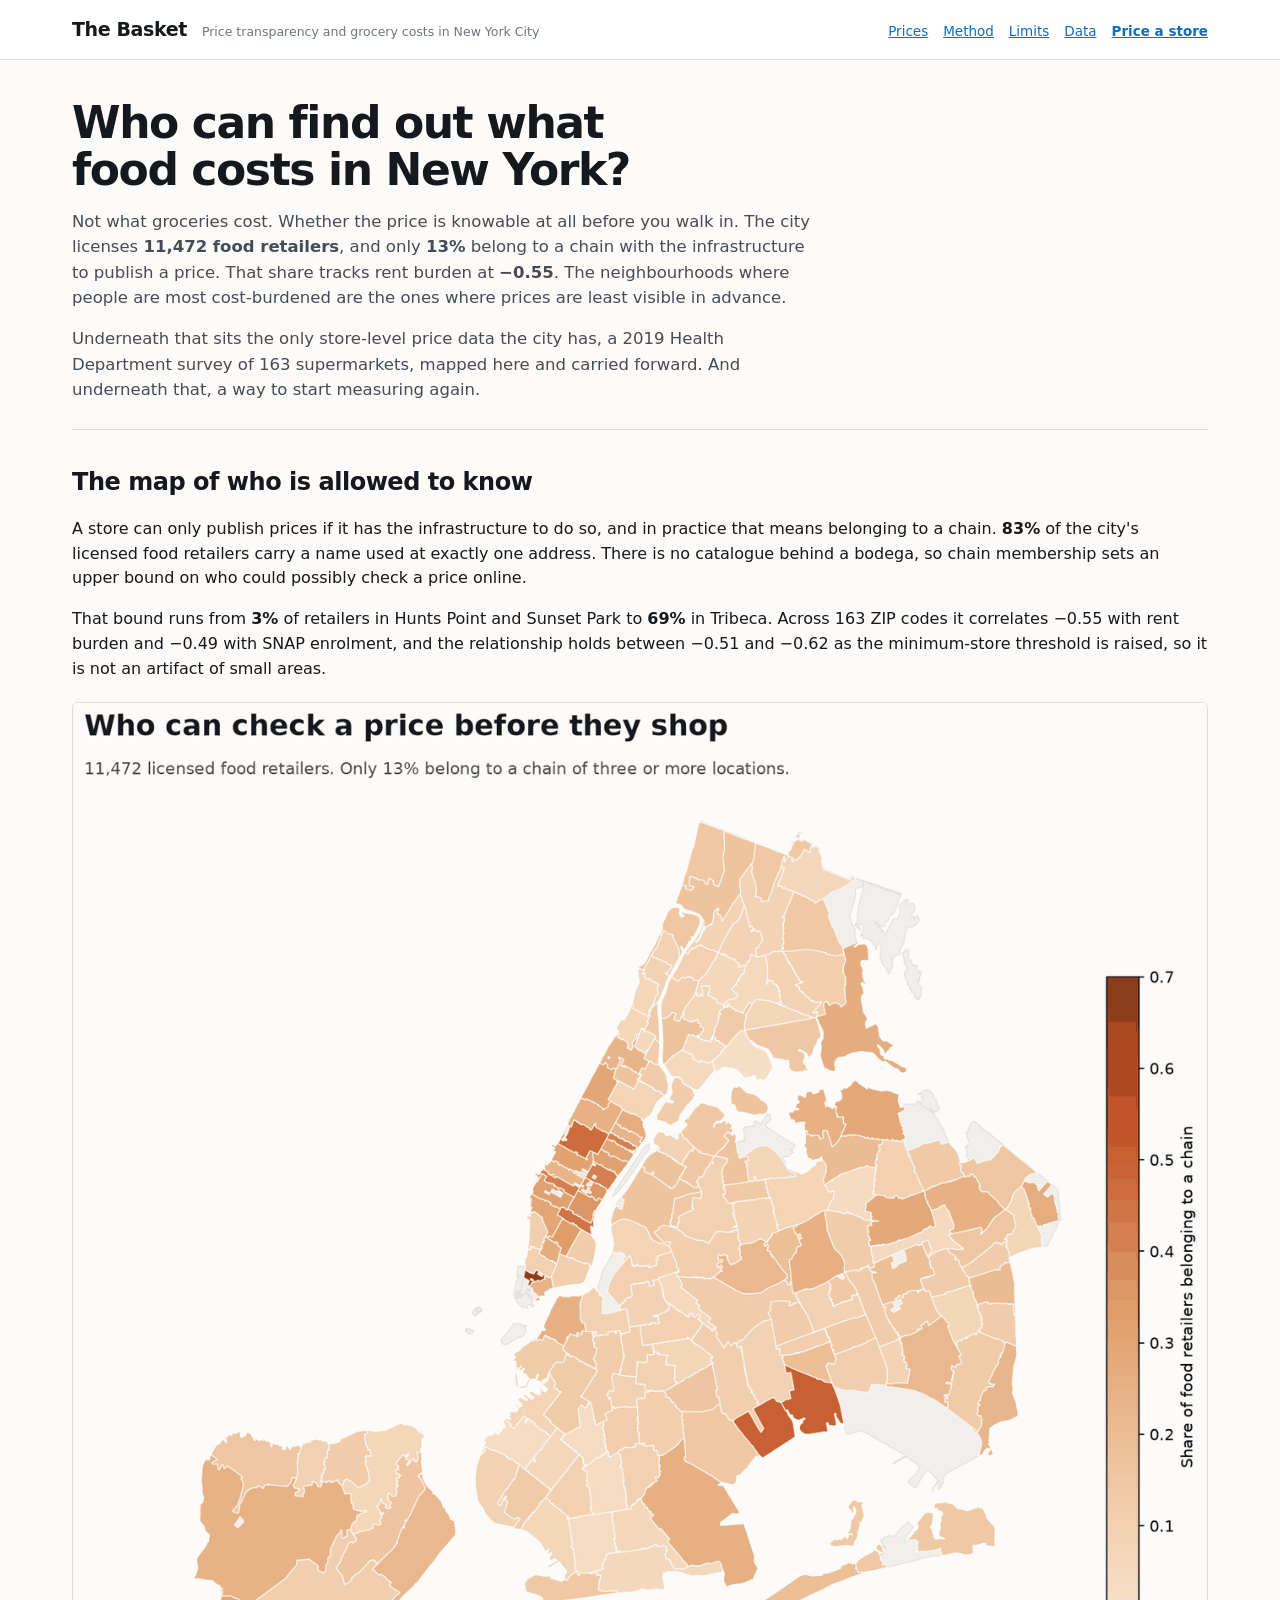
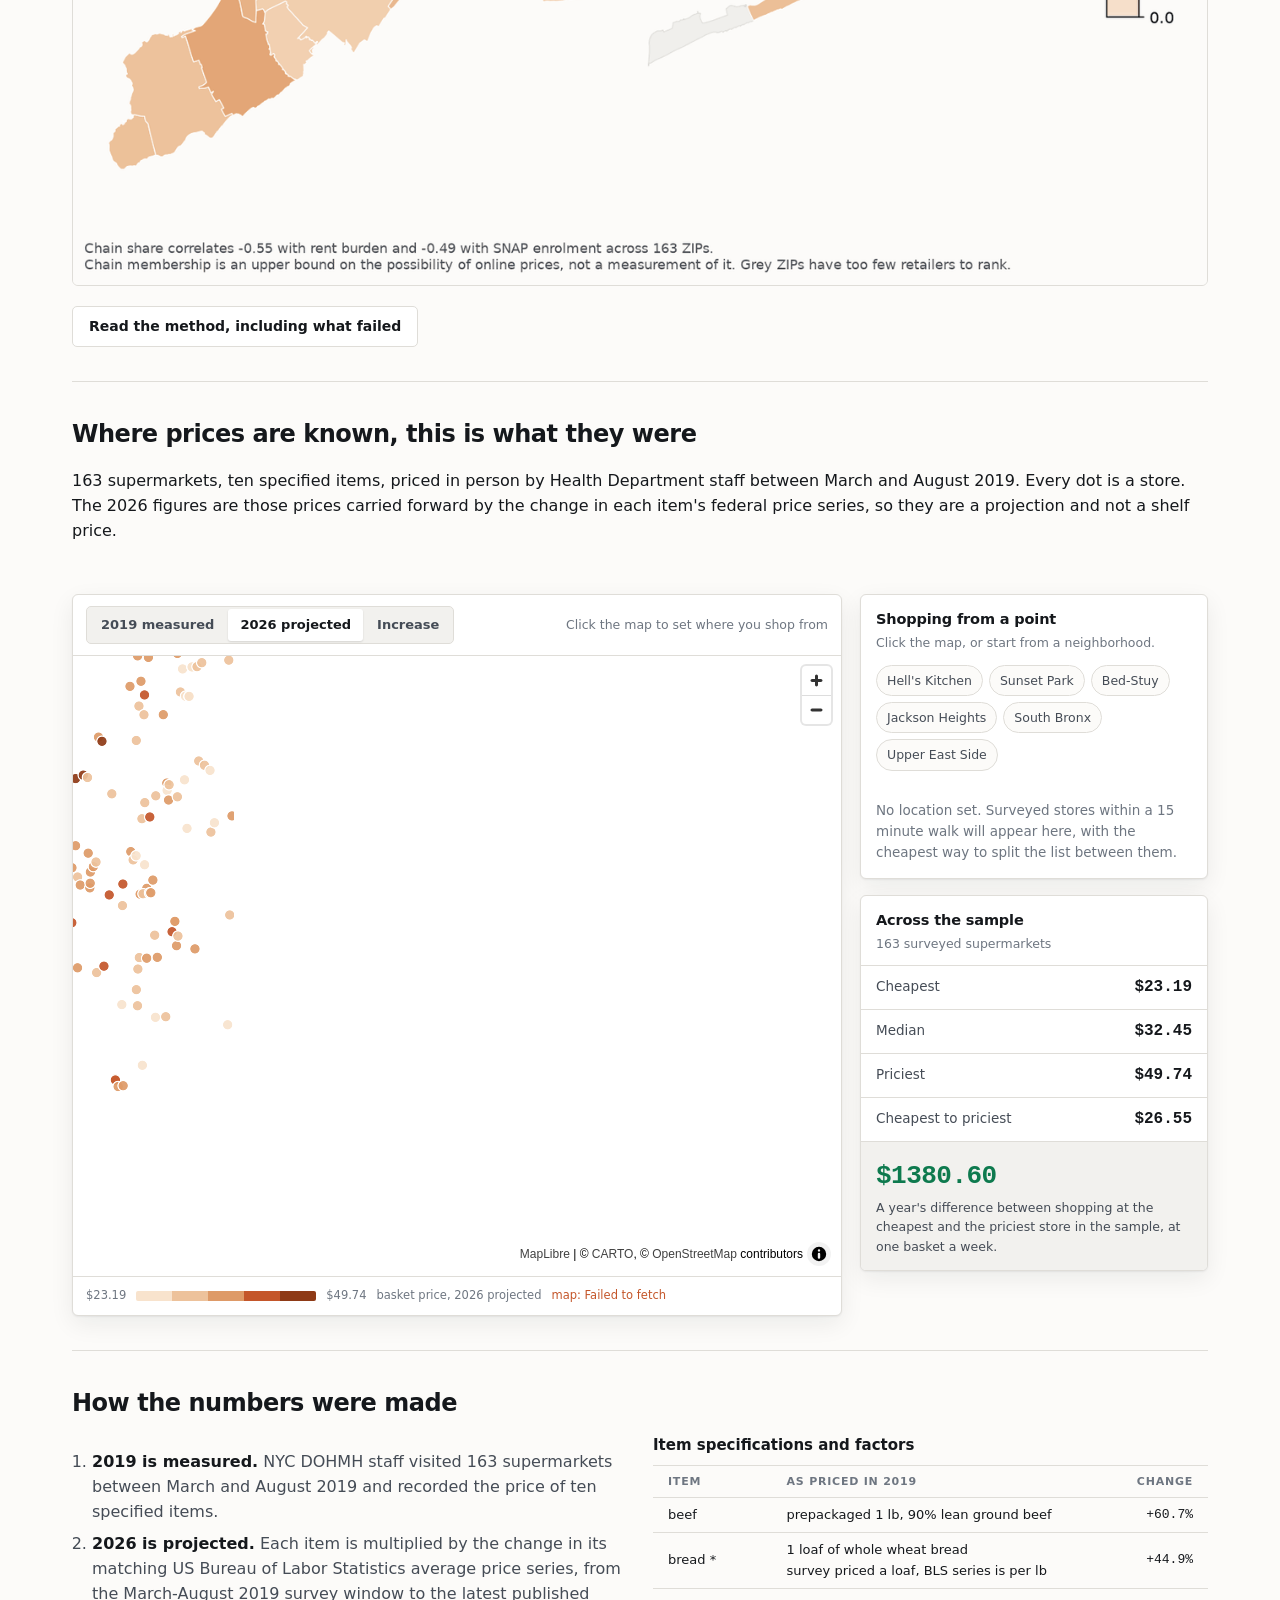
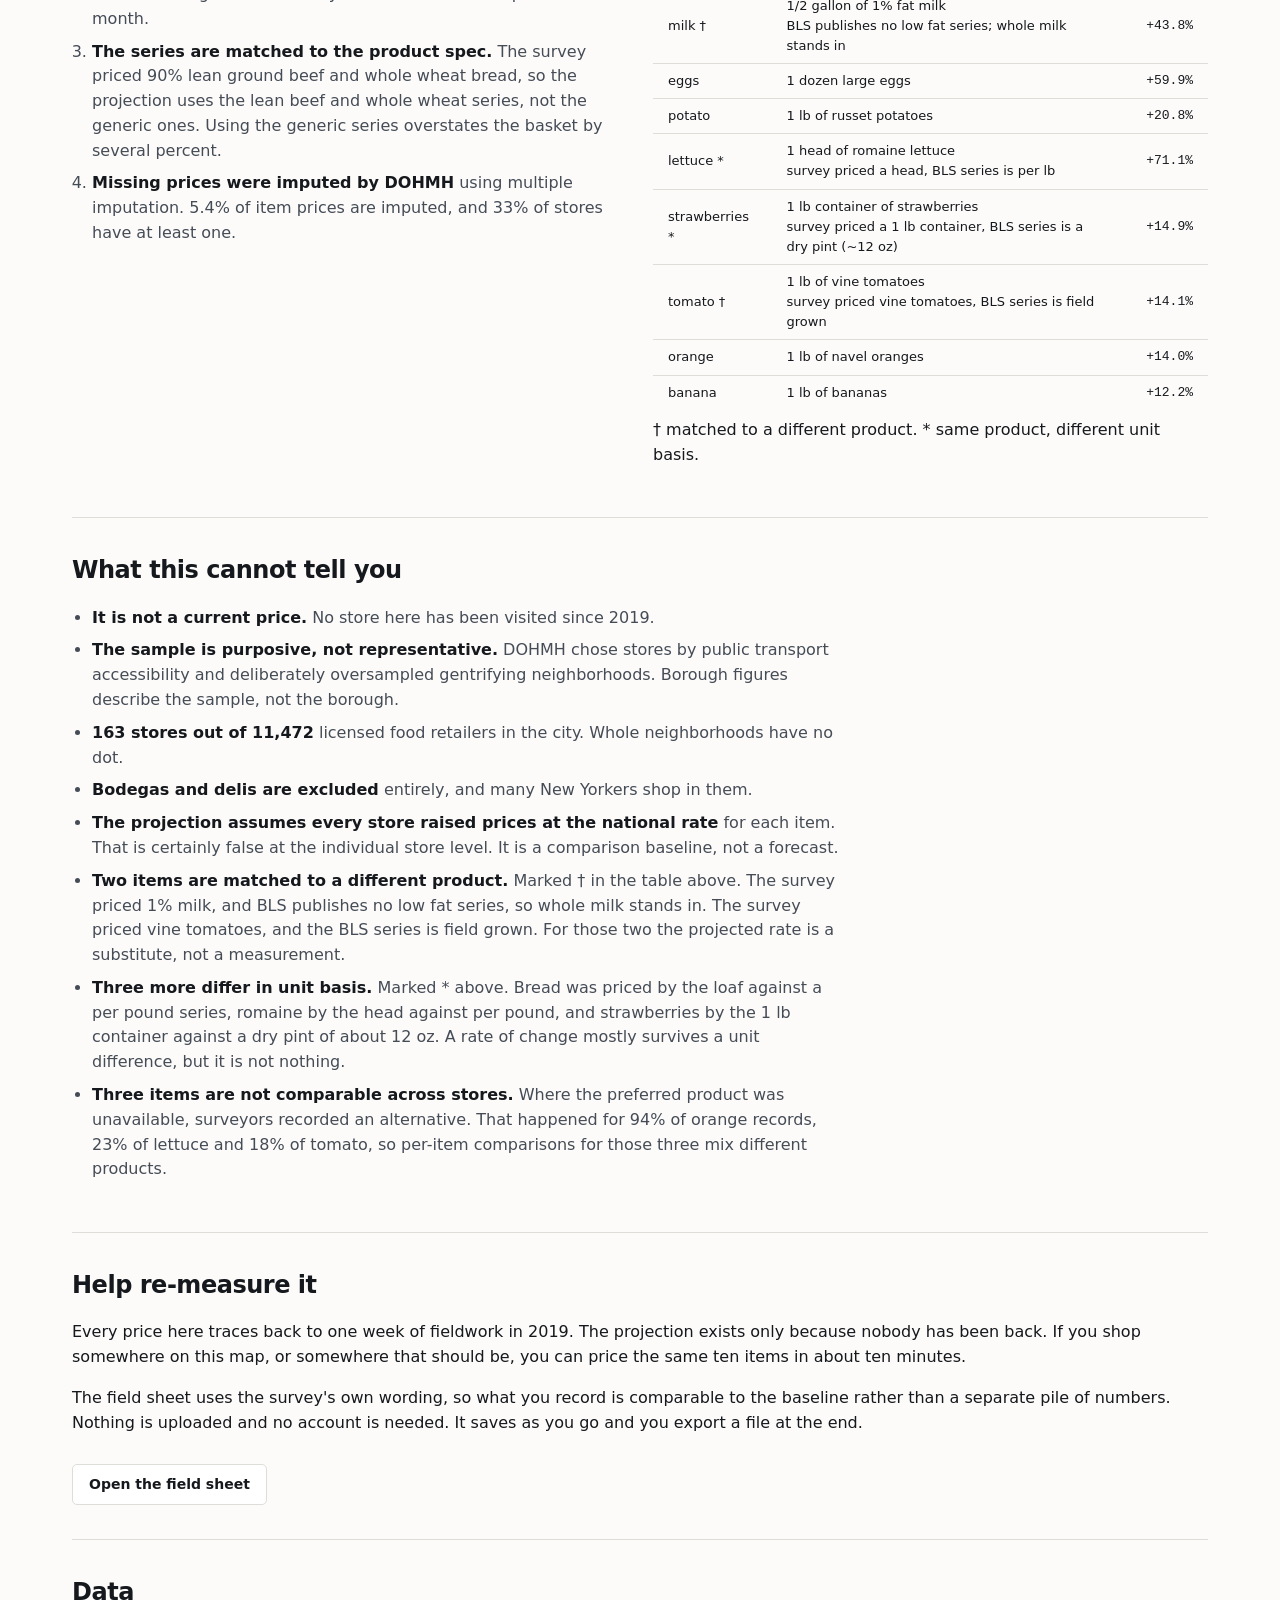
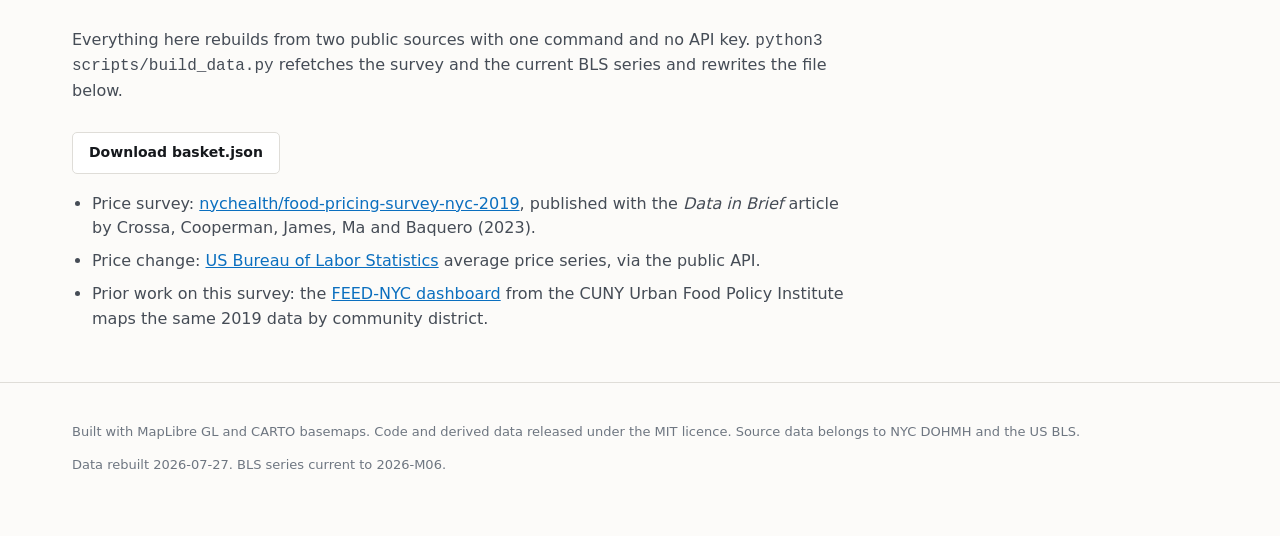
<file: index.html>
<!doctype html>
<html lang="en">
<head>
<meta charset="utf-8">
<meta name="viewport" content="width=device-width,initial-scale=1">
<title>The Basket: who can find out what food costs in New York</title>
<meta name="description" content="Only 13% of New York's 11,472 licensed food retailers belong to a chain that could publish prices. Chain share correlates -0.55 with rent burden.">
<link rel="canonical" href="https://judy-huynh.github.io/the-basket/">
<meta property="og:type" content="website">
<meta property="og:site_name" content="The Basket">
<meta property="og:url" content="https://judy-huynh.github.io/the-basket/">
<meta property="og:title" content="Who can find out what food costs in New York">
<meta property="og:description" content="11,472 licensed food retailers. Only 13% belong to a chain that could publish prices, and the share tracks rent burden at -0.55. Comparison shopping is a middle-class affordance.">
<meta property="og:image" content="https://judy-huynh.github.io/the-basket/img/social.png">
<meta property="og:image:width" content="1200">
<meta property="og:image:height" content="630">
<meta property="og:image:alt" content="Map of New York City ZIP codes shaded by the share of food retailers that belong to a chain">
<meta name="twitter:card" content="summary_large_image">
<meta name="twitter:title" content="Who can find out what food costs in New York">
<meta name="twitter:description" content="Only 13% of the city's 11,472 licensed food retailers belong to a chain that could publish prices, and the share tracks rent burden at -0.55.">
<meta name="twitter:image" content="https://judy-huynh.github.io/the-basket/img/social.png">

<link rel="icon" href="data:image/svg+xml,<svg xmlns='http://www.w3.org/2000/svg' viewBox='0 0 100 100'><text y='.9em' font-size='90'>&#129506;</text></svg>">
<link rel="stylesheet" href="src/vendor/maplibre-gl.css">
<link rel="stylesheet" href="src/styles.css?v=20260728131909">
</head>
<body>
<header><div class="hd">
  <span class="wm">The Basket</span>
  <span class="tag">Price transparency and grocery costs in New York City</span>
  <nav><a href="#prices">Prices</a><a href="#method">Method</a><a href="#limits">Limits</a><a href="#data">Data</a><a href="collect/"><b>Price a store</b></a></nav>
</div></header>

<div class="wrap">
  <div class="intro">
    <h1>Who can find out what food costs in New York?</h1>
    <p>Not what groceries cost. Whether the price is knowable at all before you walk in. The city licenses <b>11,472 food retailers</b>, and only <b>13%</b> belong to a chain with the infrastructure to publish a price. That share tracks rent burden at <b>&minus;0.55</b>. The neighbourhoods where people are most cost-burdened are the ones where prices are least visible in advance.</p>
    <p>Underneath that sits the only store-level price data the city has, a 2019 Health Department survey of 163 supermarkets, mapped here and carried forward. And underneath that, a way to start measuring again.</p>
  </div>

<section class="doc" id="transparency">
    <h2>The map of who is allowed to know</h2>
    <p class="sub">A store can only publish prices if it has the infrastructure to do so, and in practice that means belonging to a chain. <b>83%</b> of the city's licensed food retailers carry a name used at exactly one address. There is no catalogue behind a bodega, so chain membership sets an upper bound on who could possibly check a price online.</p>
    <p class="sub">That bound runs from <b>3%</b> of retailers in Hunts Point and Sunset Park to <b>69%</b> in Tribeca. Across 163 ZIP codes it correlates &minus;0.55 with rent burden and &minus;0.49 with SNAP enrolment, and the relationship holds between &minus;0.51 and &minus;0.62 as the minimum-store threshold is raised, so it is not an artifact of small areas.</p>
    <figure style="margin:20px 0 0">
      <img src="img/transparency.png" alt="Map of New York City ZIP codes shaded by the share of food retailers belonging to a chain. Manhattan is darkest, Brooklyn and Queens are palest." style="width:100%;height:auto;border:1px solid var(--rule);border-radius:6px" loading="lazy" width="1343" height="1400">
    </figure>
    <a class="dl" href="docs/price-transparency.md">Read the method, including what failed</a>
  </section>

  <section class="doc" id="prices">
    <h2>Where prices are known, this is what they were</h2>
    <p class="sub">163 supermarkets, ten specified items, priced in person by Health Department staff between March and August 2019. Every dot is a store. The 2026 figures are those prices carried forward by the change in each item's federal price series, so they are a projection and not a shelf price.</p>
  </section>

  <div class="app">
    <div class="mapwrap">
      <div class="bar">
        <div class="seg" role="group" aria-label="Which prices to show">
          <button type="button" data-v="b19" aria-pressed="false">2019 measured</button>
          <button type="button" data-v="b26" aria-pressed="true">2026 projected</button>
          <button type="button" data-v="diff" aria-pressed="false">Increase</button>
        </div>
        <span class="hint">Click the map to set where you shop from</span>
      </div>
      <div id="map"></div>
      <div class="legend">
        <span id="lo">&nbsp;</span>
        <span class="ramp" aria-hidden="true"><i style="background:var(--r1)"></i><i style="background:var(--r2)"></i><i style="background:var(--r3)"></i><i style="background:var(--r4)"></i><i style="background:var(--r5)"></i></span>
        <span id="hi">&nbsp;</span>
        <span id="cap"></span>
      </div>
    </div>

    <div class="side">
      <div class="card">
        <h3>Shopping from a point</h3>
        <div class="csub">Click the map, or start from a neighborhood.</div>
        <div class="presets" id="presets"></div>
        <div id="near"><div class="empty">No location set. Surveyed stores within a 15 minute walk will appear here, with the cheapest way to split the list between them.</div></div>
      </div>
      <div class="card">
        <h3>Across the sample</h3>
        <div class="csub">163 surveyed supermarkets</div>
        <div id="stats"></div>
      </div>
    </div>
  </div>


<section class="doc" id="method">
    <h2>How the numbers were made</h2>
    <div class="grid2">
      <div>
        <ol>
          <li><b>2019 is measured.</b> NYC DOHMH staff visited 163 supermarkets between March and August 2019 and recorded the price of ten specified items.</li>
          <li><b>2026 is projected.</b> Each item is multiplied by the change in its matching US Bureau of Labor Statistics average price series, from the March-August 2019 survey window to the latest published month.</li>
          <li><b>The series are matched to the product spec.</b> The survey priced 90% lean ground beef and whole wheat bread, so the projection uses the lean beef and whole wheat series, not the generic ones. Using the generic series overstates the basket by several percent.</li>
          <li><b>Missing prices were imputed by DOHMH</b> using multiple imputation. 5.4% of item prices are imputed, and 33% of stores have at least one.</li>
        </ol>
      </div>
      <div>
        <h3 style="font-size:15px;margin-bottom:8px">Item specifications and factors</h3>
        <div class="scroll"><table id="items"></table></div>
        <p class="csub" style="margin-top:8px">&dagger; matched to a different product. * same product, different unit basis.</p>
      </div>
    </div>
  </section>

<section class="doc" id="limits">
    <h2>What this cannot tell you</h2>
    <ul>
      <li><b>It is not a current price.</b> No store here has been visited since 2019.</li>
      <li><b>The sample is purposive, not representative.</b> DOHMH chose stores by public transport accessibility and deliberately oversampled gentrifying neighborhoods. Borough figures describe the sample, not the borough.</li>
      <li><b>163 stores out of 11,472</b> licensed food retailers in the city. Whole neighborhoods have no dot.</li>
      <li><b>Bodegas and delis are excluded</b> entirely, and many New Yorkers shop in them.</li>
      <li><b>The projection assumes every store raised prices at the national rate</b> for each item. That is certainly false at the individual store level. It is a comparison baseline, not a forecast.</li>
      <li><b>Two items are matched to a different product.</b> Marked &dagger; in the table above. The survey priced 1% milk, and BLS publishes no low fat series, so whole milk stands in. The survey priced vine tomatoes, and the BLS series is field grown. For those two the projected rate is a substitute, not a measurement.</li>
      <li><b>Three more differ in unit basis.</b> Marked * above. Bread was priced by the loaf against a per pound series, romaine by the head against per pound, and strawberries by the 1 lb container against a dry pint of about 12 oz. A rate of change mostly survives a unit difference, but it is not nothing.</li>
      <li><b>Three items are not comparable across stores.</b> Where the preferred product was unavailable, surveyors recorded an alternative. That happened for 94% of orange records, 23% of lettuce and 18% of tomato, so per-item comparisons for those three mix different products.</li>
    </ul>
  </section>

<section class="doc" id="contribute">
    <h2>Help re-measure it</h2>
    <p class="sub">Every price here traces back to one week of fieldwork in 2019. The projection exists only because nobody has been back. If you shop somewhere on this map, or somewhere that should be, you can price the same ten items in about ten minutes.</p>
    <p class="sub">The field sheet uses the survey's own wording, so what you record is comparable to the baseline rather than a separate pile of numbers. Nothing is uploaded and no account is needed. It saves as you go and you export a file at the end.</p>
    <a class="dl" href="collect/">Open the field sheet</a>
  </section>

<section class="doc" id="data">
    <h2>Data</h2>
    <p style="color:var(--ink-2);max-width:76ch">Everything here rebuilds from two public sources with one command and no API key. <code>python3 scripts/build_data.py</code> refetches the survey and the current BLS series and rewrites the file below.</p>
    <a class="dl" href="data/basket.json" download>Download basket.json</a>
    <ul style="margin-top:18px">
      <li>Price survey: <a href="https://github.com/nychealth/food-pricing-survey-nyc-2019">nychealth/food-pricing-survey-nyc-2019</a>, published with the <em>Data in Brief</em> article by Crossa, Cooperman, James, Ma and Baquero (2023).</li>
      <li>Price change: <a href="https://www.bls.gov/cpi/">US Bureau of Labor Statistics</a> average price series, via the public API.</li>
      <li>Prior work on this survey: the <a href="https://sites.google.com/view/feed-nyc/food-affordability">FEED-NYC dashboard</a> from the CUNY Urban Food Policy Institute maps the same 2019 data by community district.</li>
    </ul>
  </section>

</div>

<footer><div class="wrap">
  <p>Built with MapLibre GL and CARTO basemaps. Code and derived data released under the MIT licence. Source data belongs to NYC DOHMH and the US BLS.</p>
  <p id="gen"></p>
</div></footer>

<script src="src/vendor/maplibre-gl.js"></script>
<script src="src/app.js?v=20260728131909"></script>
</body>
</html>
</file>
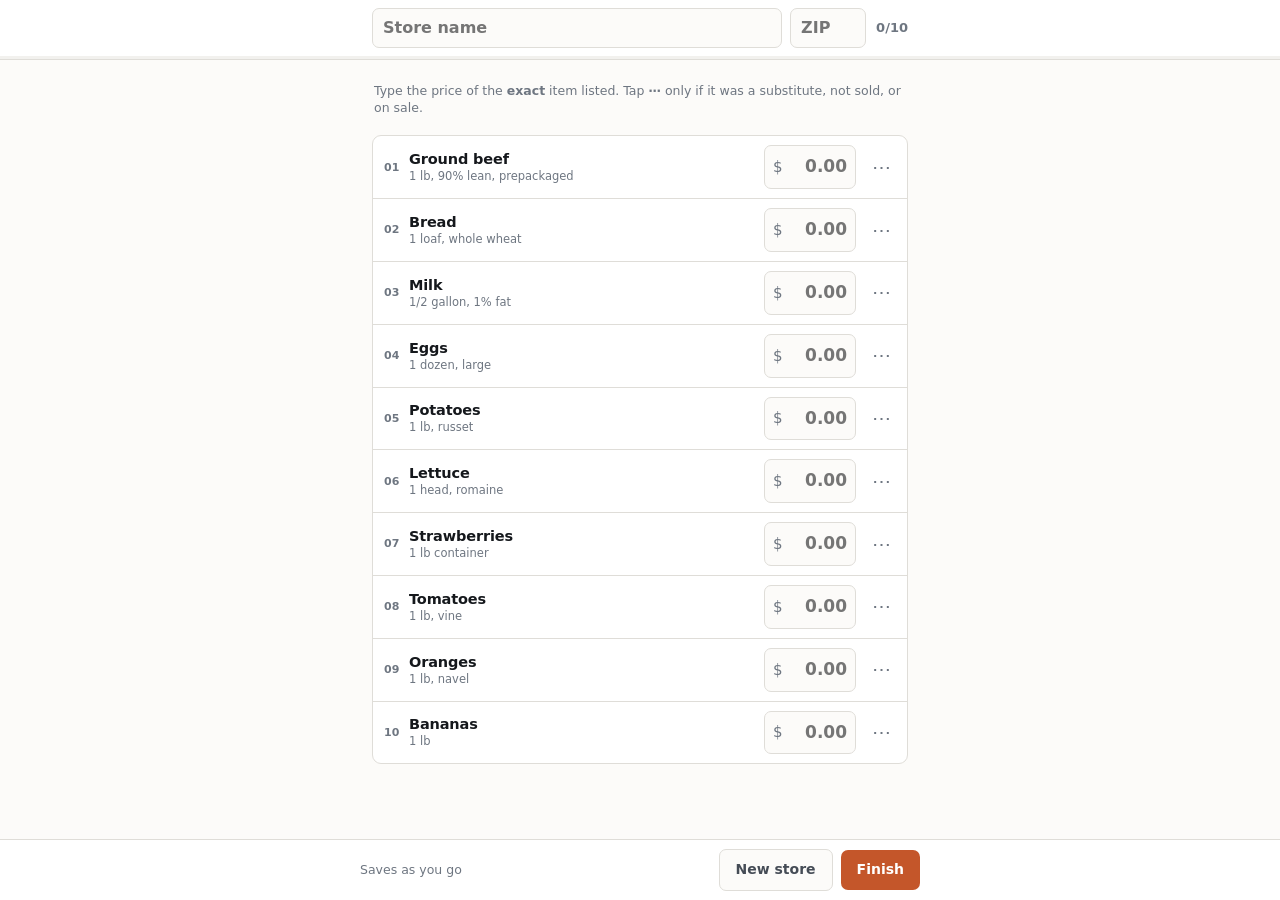
<file: collect/index.html>
<!doctype html>
<html lang="en">
<head>
<meta charset="utf-8">
<meta name="viewport" content="width=device-width,initial-scale=1,viewport-fit=cover">
<title>Price a store: The Basket field sheet</title>
<meta name="description" content="Record the same ten grocery items the NYC Health Department priced in 2019.">
<link rel="icon" href="data:image/svg+xml,<svg xmlns='http://www.w3.org/2000/svg' viewBox='0 0 100 100'><text y='.9em' font-size='90'>&#129506;</text></svg>">
<style>
:root{
  --surface:#FCFBF9;--panel:#FFFFFF;--sunk:#F2F1EE;--ink:#15181C;--ink-2:#454C56;
  --ink-3:#6E7681;--rule:#DFDDD8;--accent:#0B6FBF;--warm:#C4562A;--good:#0E7A4E;
}
@media (prefers-color-scheme:dark){:root{
  --surface:#101318;--panel:#181C22;--sunk:#0B0E12;--ink:#EDEFF2;--ink-2:#A8B0BB;
  --ink-3:#7C848F;--rule:#2A2F37;--accent:#3A92D8;--warm:#D97140;--good:#3FB07A;
}}
*{box-sizing:border-box;-webkit-tap-highlight-color:transparent}
html,body{margin:0;padding:0}
body{background:var(--surface);color:var(--ink);
  font:16px/1.4 system-ui,-apple-system,"Segoe UI",Roboto,sans-serif;
  padding-bottom:calc(64px + env(safe-area-inset-bottom));-webkit-font-smoothing:antialiased}
.mono{font-variant-numeric:tabular-nums}
:focus-visible{outline:2px solid var(--accent);outline-offset:1px}

/* header: one line, not a card */
header{position:sticky;top:0;z-index:10;background:var(--panel);border-bottom:1px solid var(--rule)}
.hrow{display:flex;gap:8px;align-items:center;padding:8px 12px;max-width:560px;margin:0 auto}
.hrow input{flex:1;min-width:0;font:inherit;font-size:16px;font-weight:600;padding:8px 10px;
  border:1px solid var(--rule);border-radius:7px;background:var(--surface);color:var(--ink)}
.hrow input.zip{flex:0 0 76px}
.count{font-size:13px;font-weight:700;color:var(--ink-3);white-space:nowrap;padding-left:2px}
.bar{height:3px;background:var(--sunk)}
.bar i{display:block;height:100%;background:var(--good);width:0;transition:width .18s}

main{max-width:560px;margin:0 auto;padding:0 12px}
.tip{font-size:12.5px;color:var(--ink-3);padding:9px 2px 6px}

/* the list: one row per item */
ul{list-style:none;margin:0;padding:0;border:1px solid var(--rule);border-radius:9px;overflow:hidden;background:var(--panel)}
li{border-bottom:1px solid var(--rule)}
li:last-child{border-bottom:0}
.row{display:flex;align-items:center;gap:10px;padding:9px 11px}
.n{font-size:11px;font-weight:700;color:var(--ink-3);width:15px;flex:none;font-variant-numeric:tabular-nums}
.lab{flex:1;min-width:0}
.lab b{display:block;font-size:14.5px;font-weight:650;letter-spacing:-.01em;line-height:1.25}
.lab span{display:block;font-size:11.5px;color:var(--ink-3);white-space:nowrap;overflow:hidden;text-overflow:ellipsis}
.price{position:relative;flex:none;width:92px}
.price::before{content:"$";position:absolute;left:9px;top:50%;transform:translateY(-50%);
  font-size:15px;color:var(--ink-3);pointer-events:none}
.price input{width:100%;font:inherit;font-size:17px;font-weight:600;padding:9px 8px 9px 21px;
  border:1px solid var(--rule);border-radius:7px;background:var(--surface);color:var(--ink);
  font-variant-numeric:tabular-nums;text-align:right}
.price input:focus{border-color:var(--accent)}
.more{flex:none;width:30px;height:34px;border:0;background:transparent;color:var(--ink-3);
  font-size:19px;line-height:1;cursor:pointer;border-radius:6px}
.more[aria-expanded="true"]{background:var(--sunk);color:var(--ink)}

li.filled .lab b{color:var(--good)}
li.skip{background:var(--sunk)}
li.skip .lab b{color:var(--ink-3);text-decoration:line-through}
li.sub .lab b::after{content:" \2260";color:var(--warm);font-weight:700}
li.sale .price input{border-color:var(--warm)}

/* the exceptions, hidden until asked for */
.extra{display:none;padding:0 11px 10px 36px;gap:6px;flex-wrap:wrap}
.extra.open{display:flex}
.extra button{font:inherit;font-size:12.5px;font-weight:600;padding:6px 11px;border-radius:16px;
  border:1px solid var(--rule);background:var(--surface);color:var(--ink-2);cursor:pointer}
.extra button[aria-pressed="true"]{background:var(--accent);border-color:var(--accent);color:#fff}
.extra input{flex:1 1 100%;font:inherit;font-size:14px;padding:8px 10px;border:1px solid var(--rule);
  border-radius:7px;background:var(--surface);color:var(--ink)}

footer{position:fixed;left:0;right:0;bottom:0;background:var(--panel);border-top:1px solid var(--rule);
  padding:9px 12px calc(9px + env(safe-area-inset-bottom));z-index:20}
.frow{max-width:560px;margin:0 auto;display:flex;gap:8px;align-items:center}
.frow .st{font-size:12.5px;color:var(--ink-3);flex:1;min-width:0}
button.go{font:inherit;font-size:14px;font-weight:700;padding:10px 16px;border:0;border-radius:7px;
  background:var(--warm);color:#fff;cursor:pointer}
button.go.ghost{background:var(--surface);color:var(--ink-2);border:1px solid var(--rule)}

dialog{border:0;border-radius:11px;padding:0;max-width:520px;width:92%;background:var(--panel);color:var(--ink)}
dialog::backdrop{background:rgba(0,0,0,.45)}
.dlg{padding:16px}
.dlg h2{margin:0 0 4px;font-size:16px}
.dlg p{margin:0 0 10px;font-size:12.5px;color:var(--ink-3)}
.dlg textarea{width:100%;height:180px;font-family:ui-monospace,Menlo,monospace;font-size:11px;
  border:1px solid var(--rule);border-radius:7px;padding:9px;background:var(--sunk);color:var(--ink)}
.dlg .acts{display:flex;gap:8px;margin-top:10px;flex-wrap:wrap}
@media (prefers-reduced-motion:reduce){*{transition:none!important}}
</style>
</head>
<body>
<header>
  <div class="hrow">
    <input id="store" placeholder="Store name" autocomplete="off" enterkeyhint="next">
    <input id="zip" class="zip" placeholder="ZIP" inputmode="numeric" autocomplete="off">
    <span class="count mono" id="count">0/10</span>
  </div>
  <div class="bar"><i id="barfill"></i></div>
</header>

<main>
  <p class="tip">Type the price of the <b>exact</b> item listed. Tap <b>&#8943;</b> only if it was a substitute, not sold, or on sale.</p>
  <ul id="list"></ul>
</main>

<footer><div class="frow">
  <span class="st" id="status">Saves as you go</span>
  <button class="go ghost" type="button" id="new">New store</button>
  <button class="go" type="button" id="done">Finish</button>
</div></footer>

<dialog id="out"><div class="dlg">
  <h2>Your visit</h2>
  <p>Save this file. One per store visit.</p>
  <textarea id="json" readonly></textarea>
  <div class="acts">
    <button class="go" type="button" id="dl">Download</button>
    <button class="go ghost" type="button" id="copy">Copy</button>
    <button class="go ghost" type="button" id="close">Back</button>
  </div>
</div></dialog>

<script src="collect.js?v=1785207314"></script>
</body>
</html>
</file>
<file: src/vendor/maplibre-gl.css>
.maplibregl-map{font:12px/20px Helvetica Neue,Arial,Helvetica,sans-serif;overflow:hidden;position:relative;-webkit-tap-highlight-color:rgb(0 0 0/0)}.maplibregl-canvas{left:0;position:absolute;top:0}.maplibregl-map:fullscreen{height:100%;width:100%}.maplibregl-ctrl-group button.maplibregl-ctrl-compass{touch-action:none}.maplibregl-canvas-container.maplibregl-interactive,.maplibregl-ctrl-group button.maplibregl-ctrl-compass{cursor:grab;-webkit-user-select:none;-moz-user-select:none;user-select:none}.maplibregl-canvas-container.maplibregl-interactive.maplibregl-track-pointer{cursor:pointer}.maplibregl-canvas-container.maplibregl-interactive:active,.maplibregl-ctrl-group button.maplibregl-ctrl-compass:active{cursor:grabbing}.maplibregl-canvas-container.maplibregl-touch-zoom-rotate,.maplibregl-canvas-container.maplibregl-touch-zoom-rotate .maplibregl-canvas{touch-action:pan-x pan-y}.maplibregl-canvas-container.maplibregl-touch-drag-pan,.maplibregl-canvas-container.maplibregl-touch-drag-pan .maplibregl-canvas{touch-action:pinch-zoom}.maplibregl-canvas-container.maplibregl-touch-zoom-rotate.maplibregl-touch-drag-pan,.maplibregl-canvas-container.maplibregl-touch-zoom-rotate.maplibregl-touch-drag-pan .maplibregl-canvas{touch-action:none}.maplibregl-canvas-container.maplibregl-touch-drag-pan.maplibregl-cooperative-gestures,.maplibregl-canvas-container.maplibregl-touch-drag-pan.maplibregl-cooperative-gestures .maplibregl-canvas{touch-action:pan-x pan-y}.maplibregl-ctrl-bottom-left,.maplibregl-ctrl-bottom-right,.maplibregl-ctrl-top-left,.maplibregl-ctrl-top-right{pointer-events:none;position:absolute;z-index:2}.maplibregl-ctrl-top-left{left:0;top:0}.maplibregl-ctrl-top-right{right:0;top:0}.maplibregl-ctrl-bottom-left{bottom:0;left:0}.maplibregl-ctrl-bottom-right{bottom:0;right:0}.maplibregl-ctrl{clear:both;pointer-events:auto;transform:translate(0)}.maplibregl-ctrl-top-left .maplibregl-ctrl{float:left;margin:10px 0 0 10px}.maplibregl-ctrl-top-right .maplibregl-ctrl{float:right;margin:10px 10px 0 0}.maplibregl-ctrl-bottom-left .maplibregl-ctrl{float:left;margin:0 0 10px 10px}.maplibregl-ctrl-bottom-right .maplibregl-ctrl{float:right;margin:0 10px 10px 0}.maplibregl-ctrl-group{background:#fff;border-radius:4px}.maplibregl-ctrl-group:not(:empty){box-shadow:0 0 0 2px rgba(0,0,0,.1)}@media (forced-colors:active){.maplibregl-ctrl-group:not(:empty){box-shadow:0 0 0 2px ButtonText}}.maplibregl-ctrl-group button{background-color:transparent;border:0;box-sizing:border-box;cursor:pointer;display:block;height:29px;outline:none;padding:0;width:29px}.maplibregl-ctrl-group button+button{border-top:1px solid #ddd}.maplibregl-ctrl button .maplibregl-ctrl-icon{background-position:50%;background-repeat:no-repeat;display:block;height:100%;width:100%}@media (forced-colors:active){.maplibregl-ctrl-icon{background-color:transparent}.maplibregl-ctrl-group button+button{border-top:1px solid ButtonText}}.maplibregl-ctrl button::-moz-focus-inner{border:0;padding:0}.maplibregl-ctrl-attrib-button:focus,.maplibregl-ctrl-group button:focus{box-shadow:0 0 2px 2px #0096ff}.maplibregl-ctrl button:disabled{cursor:not-allowed}.maplibregl-ctrl button:disabled .maplibregl-ctrl-icon{opacity:.25}.maplibregl-ctrl button:not(:disabled):hover{background-color:rgb(0 0 0/5%)}.maplibregl-ctrl-group button:focus:focus-visible{box-shadow:0 0 2px 2px #0096ff}.maplibregl-ctrl-group button:focus:not(:focus-visible){box-shadow:none}.maplibregl-ctrl-group button:focus:first-child{border-radius:4px 4px 0 0}.maplibregl-ctrl-group button:focus:last-child{border-radius:0 0 4px 4px}.maplibregl-ctrl-group button:focus:only-child{border-radius:inherit}.maplibregl-ctrl button.maplibregl-ctrl-zoom-out .maplibregl-ctrl-icon{background-image:url("data:image/svg+xml;charset=utf-8,%3Csvg xmlns='http://www.w3.org/2000/svg' width='29' height='29' fill='%23333' viewBox='0 0 29 29'%3E%3Cpath d='M10 13c-.75 0-1.5.75-1.5 1.5S9.25 16 10 16h9c.75 0 1.5-.75 1.5-1.5S19.75 13 19 13z'/%3E%3C/svg%3E")}.maplibregl-ctrl button.maplibregl-ctrl-zoom-in .maplibregl-ctrl-icon{background-image:url("data:image/svg+xml;charset=utf-8,%3Csvg xmlns='http://www.w3.org/2000/svg' width='29' height='29' fill='%23333' viewBox='0 0 29 29'%3E%3Cpath d='M14.5 8.5c-.75 0-1.5.75-1.5 1.5v3h-3c-.75 0-1.5.75-1.5 1.5S9.25 16 10 16h3v3c0 .75.75 1.5 1.5 1.5S16 19.75 16 19v-3h3c.75 0 1.5-.75 1.5-1.5S19.75 13 19 13h-3v-3c0-.75-.75-1.5-1.5-1.5'/%3E%3C/svg%3E")}@media (forced-colors:active){.maplibregl-ctrl button.maplibregl-ctrl-zoom-out .maplibregl-ctrl-icon{background-image:url("data:image/svg+xml;charset=utf-8,%3Csvg xmlns='http://www.w3.org/2000/svg' width='29' height='29' fill='%23fff' viewBox='0 0 29 29'%3E%3Cpath d='M10 13c-.75 0-1.5.75-1.5 1.5S9.25 16 10 16h9c.75 0 1.5-.75 1.5-1.5S19.75 13 19 13z'/%3E%3C/svg%3E")}.maplibregl-ctrl button.maplibregl-ctrl-zoom-in .maplibregl-ctrl-icon{background-image:url("data:image/svg+xml;charset=utf-8,%3Csvg xmlns='http://www.w3.org/2000/svg' width='29' height='29' fill='%23fff' viewBox='0 0 29 29'%3E%3Cpath d='M14.5 8.5c-.75 0-1.5.75-1.5 1.5v3h-3c-.75 0-1.5.75-1.5 1.5S9.25 16 10 16h3v3c0 .75.75 1.5 1.5 1.5S16 19.75 16 19v-3h3c.75 0 1.5-.75 1.5-1.5S19.75 13 19 13h-3v-3c0-.75-.75-1.5-1.5-1.5'/%3E%3C/svg%3E")}}@media (forced-colors:active) and (prefers-color-scheme:light){.maplibregl-ctrl button.maplibregl-ctrl-zoom-out .maplibregl-ctrl-icon{background-image:url("data:image/svg+xml;charset=utf-8,%3Csvg xmlns='http://www.w3.org/2000/svg' width='29' height='29' viewBox='0 0 29 29'%3E%3Cpath d='M10 13c-.75 0-1.5.75-1.5 1.5S9.25 16 10 16h9c.75 0 1.5-.75 1.5-1.5S19.75 13 19 13z'/%3E%3C/svg%3E")}.maplibregl-ctrl button.maplibregl-ctrl-zoom-in .maplibregl-ctrl-icon{background-image:url("data:image/svg+xml;charset=utf-8,%3Csvg xmlns='http://www.w3.org/2000/svg' width='29' height='29' viewBox='0 0 29 29'%3E%3Cpath d='M14.5 8.5c-.75 0-1.5.75-1.5 1.5v3h-3c-.75 0-1.5.75-1.5 1.5S9.25 16 10 16h3v3c0 .75.75 1.5 1.5 1.5S16 19.75 16 19v-3h3c.75 0 1.5-.75 1.5-1.5S19.75 13 19 13h-3v-3c0-.75-.75-1.5-1.5-1.5'/%3E%3C/svg%3E")}}.maplibregl-ctrl button.maplibregl-ctrl-fullscreen .maplibregl-ctrl-icon{background-image:url("data:image/svg+xml;charset=utf-8,%3Csvg xmlns='http://www.w3.org/2000/svg' width='29' height='29' fill='%23333' viewBox='0 0 29 29'%3E%3Cpath d='M24 16v5.5c0 1.75-.75 2.5-2.5 2.5H16v-1l3-1.5-4-5.5 1-1 5.5 4 1.5-3zM6 16l1.5 3 5.5-4 1 1-4 5.5 3 1.5v1H7.5C5.75 24 5 23.25 5 21.5V16zm7-11v1l-3 1.5 4 5.5-1 1-5.5-4L6 13H5V7.5C5 5.75 5.75 5 7.5 5zm11 2.5c0-1.75-.75-2.5-2.5-2.5H16v1l3 1.5-4 5.5 1 1 5.5-4 1.5 3h1z'/%3E%3C/svg%3E")}.maplibregl-ctrl button.maplibregl-ctrl-shrink .maplibregl-ctrl-icon{background-image:url("data:image/svg+xml;charset=utf-8,%3Csvg xmlns='http://www.w3.org/2000/svg' width='29' height='29' viewBox='0 0 29 29'%3E%3Cpath d='M18.5 16c-1.75 0-2.5.75-2.5 2.5V24h1l1.5-3 5.5 4 1-1-4-5.5 3-1.5v-1zM13 18.5c0-1.75-.75-2.5-2.5-2.5H5v1l3 1.5L4 24l1 1 5.5-4 1.5 3h1zm3-8c0 1.75.75 2.5 2.5 2.5H24v-1l-3-1.5L25 5l-1-1-5.5 4L17 5h-1zM10.5 13c1.75 0 2.5-.75 2.5-2.5V5h-1l-1.5 3L5 4 4 5l4 5.5L5 12v1z'/%3E%3C/svg%3E")}@media (forced-colors:active){.maplibregl-ctrl button.maplibregl-ctrl-fullscreen .maplibregl-ctrl-icon{background-image:url("data:image/svg+xml;charset=utf-8,%3Csvg xmlns='http://www.w3.org/2000/svg' width='29' height='29' fill='%23fff' viewBox='0 0 29 29'%3E%3Cpath d='M24 16v5.5c0 1.75-.75 2.5-2.5 2.5H16v-1l3-1.5-4-5.5 1-1 5.5 4 1.5-3zM6 16l1.5 3 5.5-4 1 1-4 5.5 3 1.5v1H7.5C5.75 24 5 23.25 5 21.5V16zm7-11v1l-3 1.5 4 5.5-1 1-5.5-4L6 13H5V7.5C5 5.75 5.75 5 7.5 5zm11 2.5c0-1.75-.75-2.5-2.5-2.5H16v1l3 1.5-4 5.5 1 1 5.5-4 1.5 3h1z'/%3E%3C/svg%3E")}.maplibregl-ctrl button.maplibregl-ctrl-shrink .maplibregl-ctrl-icon{background-image:url("data:image/svg+xml;charset=utf-8,%3Csvg xmlns='http://www.w3.org/2000/svg' width='29' height='29' fill='%23fff' viewBox='0 0 29 29'%3E%3Cpath d='M18.5 16c-1.75 0-2.5.75-2.5 2.5V24h1l1.5-3 5.5 4 1-1-4-5.5 3-1.5v-1zM13 18.5c0-1.75-.75-2.5-2.5-2.5H5v1l3 1.5L4 24l1 1 5.5-4 1.5 3h1zm3-8c0 1.75.75 2.5 2.5 2.5H24v-1l-3-1.5L25 5l-1-1-5.5 4L17 5h-1zM10.5 13c1.75 0 2.5-.75 2.5-2.5V5h-1l-1.5 3L5 4 4 5l4 5.5L5 12v1z'/%3E%3C/svg%3E")}}@media (forced-colors:active) and (prefers-color-scheme:light){.maplibregl-ctrl button.maplibregl-ctrl-fullscreen .maplibregl-ctrl-icon{background-image:url("data:image/svg+xml;charset=utf-8,%3Csvg xmlns='http://www.w3.org/2000/svg' width='29' height='29' viewBox='0 0 29 29'%3E%3Cpath d='M24 16v5.5c0 1.75-.75 2.5-2.5 2.5H16v-1l3-1.5-4-5.5 1-1 5.5 4 1.5-3zM6 16l1.5 3 5.5-4 1 1-4 5.5 3 1.5v1H7.5C5.75 24 5 23.25 5 21.5V16zm7-11v1l-3 1.5 4 5.5-1 1-5.5-4L6 13H5V7.5C5 5.75 5.75 5 7.5 5zm11 2.5c0-1.75-.75-2.5-2.5-2.5H16v1l3 1.5-4 5.5 1 1 5.5-4 1.5 3h1z'/%3E%3C/svg%3E")}.maplibregl-ctrl button.maplibregl-ctrl-shrink .maplibregl-ctrl-icon{background-image:url("data:image/svg+xml;charset=utf-8,%3Csvg xmlns='http://www.w3.org/2000/svg' width='29' height='29' viewBox='0 0 29 29'%3E%3Cpath d='M18.5 16c-1.75 0-2.5.75-2.5 2.5V24h1l1.5-3 5.5 4 1-1-4-5.5 3-1.5v-1zM13 18.5c0-1.75-.75-2.5-2.5-2.5H5v1l3 1.5L4 24l1 1 5.5-4 1.5 3h1zm3-8c0 1.75.75 2.5 2.5 2.5H24v-1l-3-1.5L25 5l-1-1-5.5 4L17 5h-1zM10.5 13c1.75 0 2.5-.75 2.5-2.5V5h-1l-1.5 3L5 4 4 5l4 5.5L5 12v1z'/%3E%3C/svg%3E")}}.maplibregl-ctrl button.maplibregl-ctrl-compass .maplibregl-ctrl-icon{background-image:url("data:image/svg+xml;charset=utf-8,%3Csvg xmlns='http://www.w3.org/2000/svg' width='29' height='29' fill='%23333' viewBox='0 0 29 29'%3E%3Cpath d='m10.5 14 4-8 4 8z'/%3E%3Cpath fill='%23ccc' d='m10.5 16 4 8 4-8z'/%3E%3C/svg%3E")}@media (forced-colors:active){.maplibregl-ctrl button.maplibregl-ctrl-compass .maplibregl-ctrl-icon{background-image:url("data:image/svg+xml;charset=utf-8,%3Csvg xmlns='http://www.w3.org/2000/svg' width='29' height='29' fill='%23fff' viewBox='0 0 29 29'%3E%3Cpath d='m10.5 14 4-8 4 8z'/%3E%3Cpath fill='%23ccc' d='m10.5 16 4 8 4-8z'/%3E%3C/svg%3E")}}@media (forced-colors:active) and (prefers-color-scheme:light){.maplibregl-ctrl button.maplibregl-ctrl-compass .maplibregl-ctrl-icon{background-image:url("data:image/svg+xml;charset=utf-8,%3Csvg xmlns='http://www.w3.org/2000/svg' width='29' height='29' viewBox='0 0 29 29'%3E%3Cpath d='m10.5 14 4-8 4 8z'/%3E%3Cpath fill='%23ccc' d='m10.5 16 4 8 4-8z'/%3E%3C/svg%3E")}}.maplibregl-ctrl button.maplibregl-ctrl-terrain .maplibregl-ctrl-icon{background-image:url("data:image/svg+xml;charset=utf-8,%3Csvg xmlns='http://www.w3.org/2000/svg' width='22' height='22' fill='%23333' viewBox='0 0 22 22'%3E%3Cpath d='m1.754 13.406 4.453-4.851 3.09 3.09 3.281 3.277.969-.969-3.309-3.312 3.844-4.121 6.148 6.886h1.082v-.855l-7.207-8.07-4.84 5.187L6.169 6.57l-5.48 5.965v.871ZM.688 16.844h20.625v1.375H.688Zm0 0'/%3E%3C/svg%3E")}.maplibregl-ctrl button.maplibregl-ctrl-terrain-enabled .maplibregl-ctrl-icon{background-image:url("data:image/svg+xml;charset=utf-8,%3Csvg xmlns='http://www.w3.org/2000/svg' width='22' height='22' fill='%2333b5e5' viewBox='0 0 22 22'%3E%3Cpath d='m1.754 13.406 4.453-4.851 3.09 3.09 3.281 3.277.969-.969-3.309-3.312 3.844-4.121 6.148 6.886h1.082v-.855l-7.207-8.07-4.84 5.187L6.169 6.57l-5.48 5.965v.871ZM.688 16.844h20.625v1.375H.688Zm0 0'/%3E%3C/svg%3E")}.maplibregl-ctrl button.maplibregl-ctrl-geolocate .maplibregl-ctrl-icon{background-image:url("data:image/svg+xml;charset=utf-8,%3Csvg xmlns='http://www.w3.org/2000/svg' width='29' height='29' fill='%23333' viewBox='0 0 20 20'%3E%3Cpath d='M10 4C9 4 9 5 9 5v.1A5 5 0 0 0 5.1 9H5s-1 0-1 1 1 1 1 1h.1A5 5 0 0 0 9 14.9v.1s0 1 1 1 1-1 1-1v-.1a5 5 0 0 0 3.9-3.9h.1s1 0 1-1-1-1-1-1h-.1A5 5 0 0 0 11 5.1V5s0-1-1-1m0 2.5a3.5 3.5 0 1 1 0 7 3.5 3.5 0 1 1 0-7'/%3E%3Ccircle cx='10' cy='10' r='2'/%3E%3C/svg%3E")}.maplibregl-ctrl button.maplibregl-ctrl-geolocate:disabled .maplibregl-ctrl-icon{background-image:url("data:image/svg+xml;charset=utf-8,%3Csvg xmlns='http://www.w3.org/2000/svg' width='29' height='29' fill='%23aaa' viewBox='0 0 20 20'%3E%3Cpath d='M10 4C9 4 9 5 9 5v.1A5 5 0 0 0 5.1 9H5s-1 0-1 1 1 1 1 1h.1A5 5 0 0 0 9 14.9v.1s0 1 1 1 1-1 1-1v-.1a5 5 0 0 0 3.9-3.9h.1s1 0 1-1-1-1-1-1h-.1A5 5 0 0 0 11 5.1V5s0-1-1-1m0 2.5a3.5 3.5 0 1 1 0 7 3.5 3.5 0 1 1 0-7'/%3E%3Ccircle cx='10' cy='10' r='2'/%3E%3Cpath fill='red' d='m14 5 1 1-9 9-1-1z'/%3E%3C/svg%3E")}.maplibregl-ctrl button.maplibregl-ctrl-geolocate.maplibregl-ctrl-geolocate-active .maplibregl-ctrl-icon{background-image:url("data:image/svg+xml;charset=utf-8,%3Csvg xmlns='http://www.w3.org/2000/svg' width='29' height='29' fill='%2333b5e5' viewBox='0 0 20 20'%3E%3Cpath d='M10 4C9 4 9 5 9 5v.1A5 5 0 0 0 5.1 9H5s-1 0-1 1 1 1 1 1h.1A5 5 0 0 0 9 14.9v.1s0 1 1 1 1-1 1-1v-.1a5 5 0 0 0 3.9-3.9h.1s1 0 1-1-1-1-1-1h-.1A5 5 0 0 0 11 5.1V5s0-1-1-1m0 2.5a3.5 3.5 0 1 1 0 7 3.5 3.5 0 1 1 0-7'/%3E%3Ccircle cx='10' cy='10' r='2'/%3E%3C/svg%3E")}.maplibregl-ctrl button.maplibregl-ctrl-geolocate.maplibregl-ctrl-geolocate-active-error .maplibregl-ctrl-icon{background-image:url("data:image/svg+xml;charset=utf-8,%3Csvg xmlns='http://www.w3.org/2000/svg' width='29' height='29' fill='%23e58978' viewBox='0 0 20 20'%3E%3Cpath d='M10 4C9 4 9 5 9 5v.1A5 5 0 0 0 5.1 9H5s-1 0-1 1 1 1 1 1h.1A5 5 0 0 0 9 14.9v.1s0 1 1 1 1-1 1-1v-.1a5 5 0 0 0 3.9-3.9h.1s1 0 1-1-1-1-1-1h-.1A5 5 0 0 0 11 5.1V5s0-1-1-1m0 2.5a3.5 3.5 0 1 1 0 7 3.5 3.5 0 1 1 0-7'/%3E%3Ccircle cx='10' cy='10' r='2'/%3E%3C/svg%3E")}.maplibregl-ctrl button.maplibregl-ctrl-geolocate.maplibregl-ctrl-geolocate-background .maplibregl-ctrl-icon{background-image:url("data:image/svg+xml;charset=utf-8,%3Csvg xmlns='http://www.w3.org/2000/svg' width='29' height='29' fill='%2333b5e5' viewBox='0 0 20 20'%3E%3Cpath d='M10 4C9 4 9 5 9 5v.1A5 5 0 0 0 5.1 9H5s-1 0-1 1 1 1 1 1h.1A5 5 0 0 0 9 14.9v.1s0 1 1 1 1-1 1-1v-.1a5 5 0 0 0 3.9-3.9h.1s1 0 1-1-1-1-1-1h-.1A5 5 0 0 0 11 5.1V5s0-1-1-1m0 2.5a3.5 3.5 0 1 1 0 7 3.5 3.5 0 1 1 0-7'/%3E%3C/svg%3E")}.maplibregl-ctrl button.maplibregl-ctrl-geolocate.maplibregl-ctrl-geolocate-background-error .maplibregl-ctrl-icon{background-image:url("data:image/svg+xml;charset=utf-8,%3Csvg xmlns='http://www.w3.org/2000/svg' width='29' height='29' fill='%23e54e33' viewBox='0 0 20 20'%3E%3Cpath d='M10 4C9 4 9 5 9 5v.1A5 5 0 0 0 5.1 9H5s-1 0-1 1 1 1 1 1h.1A5 5 0 0 0 9 14.9v.1s0 1 1 1 1-1 1-1v-.1a5 5 0 0 0 3.9-3.9h.1s1 0 1-1-1-1-1-1h-.1A5 5 0 0 0 11 5.1V5s0-1-1-1m0 2.5a3.5 3.5 0 1 1 0 7 3.5 3.5 0 1 1 0-7'/%3E%3C/svg%3E")}.maplibregl-ctrl button.maplibregl-ctrl-geolocate.maplibregl-ctrl-geolocate-waiting .maplibregl-ctrl-icon{animation:maplibregl-spin 2s linear infinite}@media (forced-colors:active){.maplibregl-ctrl button.maplibregl-ctrl-geolocate .maplibregl-ctrl-icon{background-image:url("data:image/svg+xml;charset=utf-8,%3Csvg xmlns='http://www.w3.org/2000/svg' width='29' height='29' fill='%23fff' viewBox='0 0 20 20'%3E%3Cpath d='M10 4C9 4 9 5 9 5v.1A5 5 0 0 0 5.1 9H5s-1 0-1 1 1 1 1 1h.1A5 5 0 0 0 9 14.9v.1s0 1 1 1 1-1 1-1v-.1a5 5 0 0 0 3.9-3.9h.1s1 0 1-1-1-1-1-1h-.1A5 5 0 0 0 11 5.1V5s0-1-1-1m0 2.5a3.5 3.5 0 1 1 0 7 3.5 3.5 0 1 1 0-7'/%3E%3Ccircle cx='10' cy='10' r='2'/%3E%3C/svg%3E")}.maplibregl-ctrl button.maplibregl-ctrl-geolocate:disabled .maplibregl-ctrl-icon{background-image:url("data:image/svg+xml;charset=utf-8,%3Csvg xmlns='http://www.w3.org/2000/svg' width='29' height='29' fill='%23999' viewBox='0 0 20 20'%3E%3Cpath d='M10 4C9 4 9 5 9 5v.1A5 5 0 0 0 5.1 9H5s-1 0-1 1 1 1 1 1h.1A5 5 0 0 0 9 14.9v.1s0 1 1 1 1-1 1-1v-.1a5 5 0 0 0 3.9-3.9h.1s1 0 1-1-1-1-1-1h-.1A5 5 0 0 0 11 5.1V5s0-1-1-1m0 2.5a3.5 3.5 0 1 1 0 7 3.5 3.5 0 1 1 0-7'/%3E%3Ccircle cx='10' cy='10' r='2'/%3E%3Cpath fill='red' d='m14 5 1 1-9 9-1-1z'/%3E%3C/svg%3E")}.maplibregl-ctrl button.maplibregl-ctrl-geolocate.maplibregl-ctrl-geolocate-active .maplibregl-ctrl-icon{background-image:url("data:image/svg+xml;charset=utf-8,%3Csvg xmlns='http://www.w3.org/2000/svg' width='29' height='29' fill='%2333b5e5' viewBox='0 0 20 20'%3E%3Cpath d='M10 4C9 4 9 5 9 5v.1A5 5 0 0 0 5.1 9H5s-1 0-1 1 1 1 1 1h.1A5 5 0 0 0 9 14.9v.1s0 1 1 1 1-1 1-1v-.1a5 5 0 0 0 3.9-3.9h.1s1 0 1-1-1-1-1-1h-.1A5 5 0 0 0 11 5.1V5s0-1-1-1m0 2.5a3.5 3.5 0 1 1 0 7 3.5 3.5 0 1 1 0-7'/%3E%3Ccircle cx='10' cy='10' r='2'/%3E%3C/svg%3E")}.maplibregl-ctrl button.maplibregl-ctrl-geolocate.maplibregl-ctrl-geolocate-active-error .maplibregl-ctrl-icon{background-image:url("data:image/svg+xml;charset=utf-8,%3Csvg xmlns='http://www.w3.org/2000/svg' width='29' height='29' fill='%23e58978' viewBox='0 0 20 20'%3E%3Cpath d='M10 4C9 4 9 5 9 5v.1A5 5 0 0 0 5.1 9H5s-1 0-1 1 1 1 1 1h.1A5 5 0 0 0 9 14.9v.1s0 1 1 1 1-1 1-1v-.1a5 5 0 0 0 3.9-3.9h.1s1 0 1-1-1-1-1-1h-.1A5 5 0 0 0 11 5.1V5s0-1-1-1m0 2.5a3.5 3.5 0 1 1 0 7 3.5 3.5 0 1 1 0-7'/%3E%3Ccircle cx='10' cy='10' r='2'/%3E%3C/svg%3E")}.maplibregl-ctrl button.maplibregl-ctrl-geolocate.maplibregl-ctrl-geolocate-background .maplibregl-ctrl-icon{background-image:url("data:image/svg+xml;charset=utf-8,%3Csvg xmlns='http://www.w3.org/2000/svg' width='29' height='29' fill='%2333b5e5' viewBox='0 0 20 20'%3E%3Cpath d='M10 4C9 4 9 5 9 5v.1A5 5 0 0 0 5.1 9H5s-1 0-1 1 1 1 1 1h.1A5 5 0 0 0 9 14.9v.1s0 1 1 1 1-1 1-1v-.1a5 5 0 0 0 3.9-3.9h.1s1 0 1-1-1-1-1-1h-.1A5 5 0 0 0 11 5.1V5s0-1-1-1m0 2.5a3.5 3.5 0 1 1 0 7 3.5 3.5 0 1 1 0-7'/%3E%3C/svg%3E")}.maplibregl-ctrl button.maplibregl-ctrl-geolocate.maplibregl-ctrl-geolocate-background-error .maplibregl-ctrl-icon{background-image:url("data:image/svg+xml;charset=utf-8,%3Csvg xmlns='http://www.w3.org/2000/svg' width='29' height='29' fill='%23e54e33' viewBox='0 0 20 20'%3E%3Cpath d='M10 4C9 4 9 5 9 5v.1A5 5 0 0 0 5.1 9H5s-1 0-1 1 1 1 1 1h.1A5 5 0 0 0 9 14.9v.1s0 1 1 1 1-1 1-1v-.1a5 5 0 0 0 3.9-3.9h.1s1 0 1-1-1-1-1-1h-.1A5 5 0 0 0 11 5.1V5s0-1-1-1m0 2.5a3.5 3.5 0 1 1 0 7 3.5 3.5 0 1 1 0-7'/%3E%3C/svg%3E")}}@media (forced-colors:active) and (prefers-color-scheme:light){.maplibregl-ctrl button.maplibregl-ctrl-geolocate .maplibregl-ctrl-icon{background-image:url("data:image/svg+xml;charset=utf-8,%3Csvg xmlns='http://www.w3.org/2000/svg' width='29' height='29' viewBox='0 0 20 20'%3E%3Cpath d='M10 4C9 4 9 5 9 5v.1A5 5 0 0 0 5.1 9H5s-1 0-1 1 1 1 1 1h.1A5 5 0 0 0 9 14.9v.1s0 1 1 1 1-1 1-1v-.1a5 5 0 0 0 3.9-3.9h.1s1 0 1-1-1-1-1-1h-.1A5 5 0 0 0 11 5.1V5s0-1-1-1m0 2.5a3.5 3.5 0 1 1 0 7 3.5 3.5 0 1 1 0-7'/%3E%3Ccircle cx='10' cy='10' r='2'/%3E%3C/svg%3E")}.maplibregl-ctrl button.maplibregl-ctrl-geolocate:disabled .maplibregl-ctrl-icon{background-image:url("data:image/svg+xml;charset=utf-8,%3Csvg xmlns='http://www.w3.org/2000/svg' width='29' height='29' fill='%23666' viewBox='0 0 20 20'%3E%3Cpath d='M10 4C9 4 9 5 9 5v.1A5 5 0 0 0 5.1 9H5s-1 0-1 1 1 1 1 1h.1A5 5 0 0 0 9 14.9v.1s0 1 1 1 1-1 1-1v-.1a5 5 0 0 0 3.9-3.9h.1s1 0 1-1-1-1-1-1h-.1A5 5 0 0 0 11 5.1V5s0-1-1-1m0 2.5a3.5 3.5 0 1 1 0 7 3.5 3.5 0 1 1 0-7'/%3E%3Ccircle cx='10' cy='10' r='2'/%3E%3Cpath fill='red' d='m14 5 1 1-9 9-1-1z'/%3E%3C/svg%3E")}}@keyframes maplibregl-spin{0%{transform:rotate(0deg)}to{transform:rotate(1turn)}}a.maplibregl-ctrl-logo{background-image:url("data:image/svg+xml;charset=utf-8,%3Csvg xmlns='http://www.w3.org/2000/svg' width='88' height='23' fill='none'%3E%3Cpath fill='%23000' fill-opacity='.4' fill-rule='evenodd' d='M17.408 16.796h-1.827l2.501-12.095h.198l3.324 6.533.988 2.19.988-2.19 3.258-6.533h.181l2.6 12.095h-1.81l-1.218-5.644-.362-1.71-.658 1.71-2.929 5.644h-.098l-2.914-5.644-.757-1.71-.345 1.71zm1.958-3.42-.726 3.663a1.255 1.255 0 0 1-1.232 1.011h-1.827a1.255 1.255 0 0 1-1.229-1.509l2.501-12.095a1.255 1.255 0 0 1 1.23-1.001h.197a1.25 1.25 0 0 1 1.12.685l3.19 6.273 3.125-6.263a1.25 1.25 0 0 1 1.123-.695h.181a1.255 1.255 0 0 1 1.227.991l1.443 6.71a5 5 0 0 1 .314-.787l.009-.016a4.6 4.6 0 0 1 1.777-1.887c.782-.46 1.668-.667 2.611-.667a4.6 4.6 0 0 1 1.7.32l.306.134c.21-.16.474-.256.759-.256h1.694a1.255 1.255 0 0 1 1.212.925 1.255 1.255 0 0 1 1.212-.925h1.711c.284 0 .545.094.755.252.613-.3 1.312-.45 2.075-.45 1.356 0 2.557.445 3.482 1.4q.47.48.763 1.064V4.701a1.255 1.255 0 0 1 1.255-1.255h1.86A1.255 1.255 0 0 1 54.44 4.7v9.194h2.217c.19 0 .37.043.532.118v-4.77c0-.356.147-.678.385-.906a2.42 2.42 0 0 1-.682-1.71c0-.665.267-1.253.735-1.7a2.45 2.45 0 0 1 1.722-.674 2.43 2.43 0 0 1 1.705.675q.318.302.504.683V4.7a1.255 1.255 0 0 1 1.255-1.255h1.744A1.255 1.255 0 0 1 65.812 4.7v3.335a4.8 4.8 0 0 1 1.526-.246c.938 0 1.817.214 2.59.69a4.47 4.47 0 0 1 1.67 1.743v-.98a1.255 1.255 0 0 1 1.256-1.256h1.777c.233 0 .451.064.639.174a3.4 3.4 0 0 1 1.567-.372c.346 0 .861.02 1.285.232a1.25 1.25 0 0 1 .689 1.004 4.7 4.7 0 0 1 .853-.588c.795-.44 1.675-.647 2.61-.647 1.385 0 2.65.39 3.525 1.396.836.938 1.168 2.173 1.168 3.528q-.001.515-.056 1.051a1.255 1.255 0 0 1-.947 1.09l.408.952a1.255 1.255 0 0 1-.477 1.552c-.418.268-.92.463-1.458.612-.613.171-1.304.244-2.049.244-1.06 0-2.043-.207-2.886-.698l-.015-.008c-.798-.48-1.419-1.135-1.818-1.963l-.004-.008a5.8 5.8 0 0 1-.548-2.512q0-.429.053-.843a1.3 1.3 0 0 1-.333-.086l-.166-.004c-.223 0-.426.062-.643.228-.03.024-.142.139-.142.59v3.883a1.255 1.255 0 0 1-1.256 1.256h-1.777a1.255 1.255 0 0 1-1.256-1.256V15.69l-.032.057a4.8 4.8 0 0 1-1.86 1.833 5.04 5.04 0 0 1-2.484.634 4.5 4.5 0 0 1-1.935-.424 1.25 1.25 0 0 1-.764.258h-1.71a1.255 1.255 0 0 1-1.256-1.255V7.687a2.4 2.4 0 0 1-.428.625c.253.23.412.561.412.93v7.553a1.255 1.255 0 0 1-1.256 1.255h-1.843a1.25 1.25 0 0 1-.894-.373c-.228.23-.544.373-.894.373H51.32a1.255 1.255 0 0 1-1.256-1.255v-1.251l-.061.117a4.7 4.7 0 0 1-1.782 1.884 4.77 4.77 0 0 1-2.485.67 5.6 5.6 0 0 1-1.485-.188l.009 2.764a1.255 1.255 0 0 1-1.255 1.259h-1.729a1.255 1.255 0 0 1-1.255-1.255v-3.537a1.255 1.255 0 0 1-1.167.793h-1.679a1.25 1.25 0 0 1-.77-.263 4.5 4.5 0 0 1-1.945.429c-.885 0-1.724-.21-2.495-.632l-.017-.01a5 5 0 0 1-1.081-.836 1.255 1.255 0 0 1-1.254 1.312h-1.81a1.255 1.255 0 0 1-1.228-.99l-.782-3.625-2.044 3.939a1.25 1.25 0 0 1-1.115.676h-.098a1.25 1.25 0 0 1-1.116-.68l-2.061-3.994zM35.92 16.63l.207-.114.223-.15q.493-.356.735-.785l.061-.118.033 1.332h1.678V9.242h-1.694l-.033 1.267q-.133-.329-.526-.658l-.032-.028a3.2 3.2 0 0 0-.668-.428l-.27-.12a3.3 3.3 0 0 0-1.235-.23q-1.136-.001-1.974.493a3.36 3.36 0 0 0-1.3 1.382q-.445.89-.444 2.074 0 1.2.51 2.107a3.8 3.8 0 0 0 1.382 1.381 3.9 3.9 0 0 0 1.893.477q.795 0 1.455-.33zm-2.789-5.38q-.576.675-.575 1.762 0 1.102.559 1.794.576.675 1.645.675a2.25 2.25 0 0 0 .934-.19 2.2 2.2 0 0 0 .468-.29l.178-.161a2.2 2.2 0 0 0 .397-.561q.244-.5.244-1.15v-.115q0-.708-.296-1.267l-.043-.077a2.2 2.2 0 0 0-.633-.709l-.13-.086-.047-.028a2.1 2.1 0 0 0-1.073-.285q-1.052 0-1.629.692zm2.316 2.706c.163-.17.28-.407.28-.83v-.114c0-.292-.06-.508-.15-.68a.96.96 0 0 0-.353-.389.85.85 0 0 0-.464-.127c-.4 0-.56.114-.664.239l-.01.012c-.148.174-.275.45-.275.945 0 .506.122.801.27.99.097.11.266.224.68.224.303 0 .504-.09.687-.269zm7.545 1.705a2.6 2.6 0 0 0 .331.423q.319.33.755.548l.173.074q.65.255 1.49.255 1.02 0 1.844-.493a3.45 3.45 0 0 0 1.316-1.4q.493-.904.493-2.089 0-1.909-.988-2.913-.988-1.02-2.584-1.02-.898 0-1.575.347a3 3 0 0 0-.415.262l-.199.166a3.4 3.4 0 0 0-.64.82V9.242h-1.712v11.553h1.729l-.017-5.134zm.53-1.138q.206.29.48.5l.155.11.053.034q.51.296 1.119.297 1.07 0 1.645-.675.577-.69.576-1.762 0-1.119-.576-1.777-.558-.675-1.645-.675-.435 0-.835.16a2 2 0 0 0-.284.136 2 2 0 0 0-.363.254 2.2 2.2 0 0 0-.46.569l-.082.162a2.6 2.6 0 0 0-.213 1.072v.115q0 .707.296 1.267l.135.211zm.964-.818a1.1 1.1 0 0 0 .367.385.94.94 0 0 0 .476.118c.423 0 .59-.117.687-.23.159-.194.28-.478.28-.95 0-.53-.133-.8-.266-.952l-.021-.025c-.078-.094-.231-.221-.68-.221a1 1 0 0 0-.503.135l-.012.007a.86.86 0 0 0-.335.343c-.073.133-.132.324-.132.614v.115a1.4 1.4 0 0 0 .14.66zm15.7-6.222q.347-.346.346-.856a1.05 1.05 0 0 0-.345-.79 1.18 1.18 0 0 0-.84-.329q-.51 0-.855.33a1.05 1.05 0 0 0-.346.79q0 .51.346.855.345.346.856.346.51 0 .839-.346zm4.337 9.314.033-1.332q.191.403.59.747l.098.081a4 4 0 0 0 .316.224l.223.122a3.2 3.2 0 0 0 1.44.322 3.8 3.8 0 0 0 1.875-.477 3.5 3.5 0 0 0 1.382-1.366q.527-.89.526-2.09 0-1.184-.444-2.073a3.24 3.24 0 0 0-1.283-1.399q-.823-.51-1.942-.51a3.5 3.5 0 0 0-1.527.344l-.086.043-.165.09a3 3 0 0 0-.33.214q-.432.315-.656.707a2 2 0 0 0-.099.198l.082-1.283V4.701h-1.744v12.095zm.473-2.509a2.5 2.5 0 0 0 .566.7q.117.098.245.18l.144.08a2.1 2.1 0 0 0 .975.232q1.07 0 1.645-.675.576-.69.576-1.778 0-1.102-.576-1.777-.56-.691-1.645-.692a2.2 2.2 0 0 0-1.015.235q-.22.113-.415.282l-.15.142a2.1 2.1 0 0 0-.42.594q-.223.479-.223 1.1v.115q0 .705.293 1.26zm2.616-.293c.157-.191.28-.479.28-.967 0-.51-.13-.79-.276-.961l-.021-.026c-.082-.1-.232-.225-.67-.225a.87.87 0 0 0-.681.279l-.012.011c-.154.155-.274.38-.274.807v.115c0 .285.057.499.144.669a1.1 1.1 0 0 0 .367.405c.137.082.28.123.455.123.423 0 .59-.118.686-.23zm8.266-3.013q.345-.13.724-.14l.069-.002q.493 0 .642.099l.247-1.794q-.196-.099-.717-.099a2.3 2.3 0 0 0-.545.063 2 2 0 0 0-.411.148 2.2 2.2 0 0 0-.4.249 2.5 2.5 0 0 0-.485.499 2.7 2.7 0 0 0-.32.581l-.05.137v-1.48h-1.778v7.553h1.777v-3.884q0-.546.159-.943a1.5 1.5 0 0 1 .466-.636 2.5 2.5 0 0 1 .399-.253 2 2 0 0 1 .224-.099zm9.784 2.656.05-.922q0-1.743-.856-2.698-.838-.97-2.584-.97-1.119-.001-2.007.493a3.46 3.46 0 0 0-1.4 1.382q-.493.906-.493 2.106 0 1.07.428 1.975.428.89 1.332 1.432.906.526 2.255.526.973 0 1.668-.185l.044-.012.135-.04q.613-.184.984-.421l-.542-1.267q-.3.162-.642.274l-.297.087q-.51.131-1.3.131-.954 0-1.497-.444a1.6 1.6 0 0 1-.192-.193q-.366-.44-.512-1.234l-.004-.021zm-5.427-1.256-.003.022h3.752v-.138q-.011-.727-.288-1.118a1 1 0 0 0-.156-.176q-.46-.428-1.316-.428-.986 0-1.494.604-.379.45-.494 1.234zm-27.053 2.77V4.7h-1.86v12.095h5.333V15.15zm7.103-5.908v7.553h-1.843V9.242h1.843z'/%3E%3Cpath fill='%23fff' d='m19.63 11.151-.757-1.71-.345 1.71-1.12 5.644h-1.827L18.083 4.7h.197l3.325 6.533.988 2.19.988-2.19L26.839 4.7h.181l2.6 12.095h-1.81l-1.218-5.644-.362-1.71-.658 1.71-2.93 5.644h-.098l-2.913-5.644zm14.836 5.81q-1.02 0-1.893-.478a3.8 3.8 0 0 1-1.381-1.382q-.51-.906-.51-2.106 0-1.185.444-2.074a3.36 3.36 0 0 1 1.3-1.382q.839-.494 1.974-.494a3.3 3.3 0 0 1 1.234.231 3.3 3.3 0 0 1 .97.575q.396.33.527.659l.033-1.267h1.694v7.553H37.18l-.033-1.332q-.279.593-1.02 1.053a3.17 3.17 0 0 1-1.662.444zm.296-1.482q.938 0 1.58-.642.642-.66.642-1.711v-.115q0-.708-.296-1.267a2.2 2.2 0 0 0-.807-.872 2.1 2.1 0 0 0-1.119-.313q-1.053 0-1.629.692-.575.675-.575 1.76 0 1.103.559 1.795.577.675 1.645.675zm6.521-6.237h1.711v1.4q.906-1.597 2.83-1.597 1.596 0 2.584 1.02.988 1.005.988 2.914 0 1.185-.493 2.09a3.46 3.46 0 0 1-1.316 1.399 3.5 3.5 0 0 1-1.844.493q-.954 0-1.662-.329a2.67 2.67 0 0 1-1.086-.97l.017 5.134h-1.728zm4.048 6.22q1.07 0 1.645-.674.577-.69.576-1.762 0-1.119-.576-1.777-.558-.675-1.645-.675-.592 0-1.12.296-.51.28-.822.823-.296.527-.296 1.234v.115q0 .708.296 1.267.313.543.823.855.51.296 1.119.297z'/%3E%3Cpath fill='%23e1e3e9' d='M51.325 4.7h1.86v10.45h3.473v1.646h-5.333zm7.12 4.542h1.843v7.553h-1.843zm.905-1.415a1.16 1.16 0 0 1-.856-.346 1.17 1.17 0 0 1-.346-.856 1.05 1.05 0 0 1 .346-.79q.346-.329.856-.329.494 0 .839.33a1.05 1.05 0 0 1 .345.79 1.16 1.16 0 0 1-.345.855q-.33.346-.84.346zm7.875 9.133a3.17 3.17 0 0 1-1.662-.444q-.723-.46-1.004-1.053l-.033 1.332h-1.71V4.701h1.743v4.657l-.082 1.283q.279-.658 1.086-1.119a3.5 3.5 0 0 1 1.778-.477q1.119 0 1.942.51a3.24 3.24 0 0 1 1.283 1.4q.445.888.444 2.072 0 1.201-.526 2.09a3.5 3.5 0 0 1-1.382 1.366 3.8 3.8 0 0 1-1.876.477zm-.296-1.481q1.069 0 1.645-.675.577-.69.577-1.778 0-1.102-.577-1.776-.56-.691-1.645-.692a2.12 2.12 0 0 0-1.58.659q-.642.641-.642 1.694v.115q0 .71.296 1.267a2.4 2.4 0 0 0 .807.872 2.1 2.1 0 0 0 1.119.313zm5.927-6.237h1.777v1.481q.263-.757.856-1.217a2.14 2.14 0 0 1 1.349-.46q.527 0 .724.098l-.247 1.794q-.149-.099-.642-.099-.774 0-1.416.494-.626.493-.626 1.58v3.883h-1.777V9.242zm9.534 7.718q-1.35 0-2.255-.526-.904-.543-1.332-1.432a4.6 4.6 0 0 1-.428-1.975q0-1.2.493-2.106a3.46 3.46 0 0 1 1.4-1.382q.889-.495 2.007-.494 1.744 0 2.584.97.855.956.856 2.7 0 .444-.05.92h-5.43q.18 1.005.708 1.45.542.443 1.497.443.79 0 1.3-.131a4 4 0 0 0 .938-.362l.542 1.267q-.411.263-1.119.46-.708.198-1.711.197zm1.596-4.558q.016-1.02-.444-1.432-.46-.428-1.316-.428-1.728 0-1.991 1.86z'/%3E%3Cpath d='M5.074 15.948a.484.657 0 0 0-.486.659v1.84a.484.657 0 0 0 .486.659h4.101a.484.657 0 0 0 .486-.659v-1.84a.484.657 0 0 0-.486-.659zm3.56 1.16H5.617v.838h3.017z' style='fill:%23fff;fill-rule:evenodd;stroke-width:1.03600001'/%3E%3Cg style='stroke-width:1.12603545'%3E%3Cpath d='M-9.408-1.416c-3.833-.025-7.056 2.912-7.08 6.615-.02 3.08 1.653 4.832 3.107 6.268.903.892 1.721 1.74 2.32 2.902l-.525-.004c-.543-.003-.992.304-1.24.639a1.87 1.87 0 0 0-.362 1.121l-.011 1.877c-.003.402.104.787.347 1.125.244.338.688.653 1.23.656l4.142.028c.542.003.99-.306 1.238-.641a1.87 1.87 0 0 0 .363-1.121l.012-1.875a1.87 1.87 0 0 0-.348-1.127c-.243-.338-.688-.653-1.23-.656l-.518-.004c.597-1.145 1.425-1.983 2.348-2.87 1.473-1.414 3.18-3.149 3.2-6.226-.016-3.59-2.923-6.684-6.993-6.707m-.006 1.1v.002c3.274.02 5.92 2.532 5.9 5.6-.017 2.706-1.39 4.026-2.863 5.44-1.034.994-2.118 2.033-2.814 3.633-.018.041-.052.055-.075.065q-.013.004-.02.01a.34.34 0 0 1-.226.084.34.34 0 0 1-.224-.086l-.092-.077c-.699-1.615-1.768-2.669-2.781-3.67-1.454-1.435-2.797-2.762-2.78-5.478.02-3.067 2.7-5.545 5.975-5.523m-.02 2.826c-1.62-.01-2.944 1.315-2.955 2.96-.01 1.646 1.295 2.988 2.916 2.999h.002c1.621.01 2.943-1.316 2.953-2.961.011-1.646-1.294-2.988-2.916-2.998m-.005 1.1c1.017.006 1.829.83 1.822 1.89s-.83 1.874-1.848 1.867c-1.018-.006-1.829-.83-1.822-1.89s.83-1.874 1.848-1.868m-2.155 11.857 4.14.025c.271.002.49.305.487.676l-.013 1.875c-.003.37-.224.67-.495.668l-4.14-.025c-.27-.002-.487-.306-.485-.676l.012-1.875c.003-.37.224-.67.494-.668' style='color:%23000;font-style:normal;font-variant:normal;font-weight:400;font-stretch:normal;font-size:medium;line-height:normal;font-family:sans-serif;font-variant-ligatures:normal;font-variant-position:normal;font-variant-caps:normal;font-variant-numeric:normal;font-variant-alternates:normal;font-feature-settings:normal;text-indent:0;text-align:start;text-decoration:none;text-decoration-line:none;text-decoration-style:solid;text-decoration-color:%23000;letter-spacing:normal;word-spacing:normal;text-transform:none;writing-mode:lr-tb;direction:ltr;text-orientation:mixed;dominant-baseline:auto;baseline-shift:baseline;text-anchor:start;white-space:normal;shape-padding:0;clip-rule:evenodd;display:inline;overflow:visible;visibility:visible;opacity:1;isolation:auto;mix-blend-mode:normal;color-interpolation:sRGB;color-interpolation-filters:linearRGB;solid-color:%23000;solid-opacity:1;vector-effect:none;fill:%23000;fill-opacity:.4;fill-rule:evenodd;stroke:none;stroke-width:2.47727823;stroke-linecap:butt;stroke-linejoin:miter;stroke-miterlimit:4;stroke-dasharray:none;stroke-dashoffset:0;stroke-opacity:1;color-rendering:auto;image-rendering:auto;shape-rendering:auto;text-rendering:auto' transform='translate(15.553 2.85)scale(.88807)'/%3E%3Cpath d='M-9.415-.316C-12.69-.338-15.37 2.14-15.39 5.207c-.017 2.716 1.326 4.041 2.78 5.477 1.013 1 2.081 2.055 2.78 3.67l.092.076a.34.34 0 0 0 .225.086.34.34 0 0 0 .227-.083l.019-.01c.022-.009.057-.024.074-.064.697-1.6 1.78-2.64 2.814-3.634 1.473-1.414 2.847-2.733 2.864-5.44.02-3.067-2.627-5.58-5.901-5.601m-.057 8.784c1.621.011 2.944-1.315 2.955-2.96.01-1.646-1.295-2.988-2.916-2.999-1.622-.01-2.945 1.315-2.955 2.96s1.295 2.989 2.916 3' style='clip-rule:evenodd;fill:%23e1e3e9;fill-opacity:1;fill-rule:evenodd;stroke:none;stroke-width:2.47727823;stroke-miterlimit:4;stroke-dasharray:none;stroke-opacity:.4' transform='translate(15.553 2.85)scale(.88807)'/%3E%3Cpath d='M-11.594 15.465c-.27-.002-.492.297-.494.668l-.012 1.876c-.003.371.214.673.485.675l4.14.027c.271.002.492-.298.495-.668l.012-1.877c.003-.37-.215-.672-.485-.674z' style='clip-rule:evenodd;fill:%23fff;fill-opacity:1;fill-rule:evenodd;stroke:none;stroke-width:2.47727823;stroke-miterlimit:4;stroke-dasharray:none;stroke-opacity:.4' transform='translate(15.553 2.85)scale(.88807)'/%3E%3C/g%3E%3C/svg%3E");background-repeat:no-repeat;cursor:pointer;display:block;height:23px;margin:0 0 -4px -4px;overflow:hidden;width:88px}a.maplibregl-ctrl-logo.maplibregl-compact{width:14px}@media (forced-colors:active){a.maplibregl-ctrl-logo{background-color:transparent;background-image:url("data:image/svg+xml;charset=utf-8,%3Csvg xmlns='http://www.w3.org/2000/svg' width='88' height='23' fill='none'%3E%3Cpath fill='%23000' fill-opacity='.4' fill-rule='evenodd' d='M17.408 16.796h-1.827l2.501-12.095h.198l3.324 6.533.988 2.19.988-2.19 3.258-6.533h.181l2.6 12.095h-1.81l-1.218-5.644-.362-1.71-.658 1.71-2.929 5.644h-.098l-2.914-5.644-.757-1.71-.345 1.71zm1.958-3.42-.726 3.663a1.255 1.255 0 0 1-1.232 1.011h-1.827a1.255 1.255 0 0 1-1.229-1.509l2.501-12.095a1.255 1.255 0 0 1 1.23-1.001h.197a1.25 1.25 0 0 1 1.12.685l3.19 6.273 3.125-6.263a1.25 1.25 0 0 1 1.123-.695h.181a1.255 1.255 0 0 1 1.227.991l1.443 6.71a5 5 0 0 1 .314-.787l.009-.016a4.6 4.6 0 0 1 1.777-1.887c.782-.46 1.668-.667 2.611-.667a4.6 4.6 0 0 1 1.7.32l.306.134c.21-.16.474-.256.759-.256h1.694a1.255 1.255 0 0 1 1.212.925 1.255 1.255 0 0 1 1.212-.925h1.711c.284 0 .545.094.755.252.613-.3 1.312-.45 2.075-.45 1.356 0 2.557.445 3.482 1.4q.47.48.763 1.064V4.701a1.255 1.255 0 0 1 1.255-1.255h1.86A1.255 1.255 0 0 1 54.44 4.7v9.194h2.217c.19 0 .37.043.532.118v-4.77c0-.356.147-.678.385-.906a2.42 2.42 0 0 1-.682-1.71c0-.665.267-1.253.735-1.7a2.45 2.45 0 0 1 1.722-.674 2.43 2.43 0 0 1 1.705.675q.318.302.504.683V4.7a1.255 1.255 0 0 1 1.255-1.255h1.744A1.255 1.255 0 0 1 65.812 4.7v3.335a4.8 4.8 0 0 1 1.526-.246c.938 0 1.817.214 2.59.69a4.47 4.47 0 0 1 1.67 1.743v-.98a1.255 1.255 0 0 1 1.256-1.256h1.777c.233 0 .451.064.639.174a3.4 3.4 0 0 1 1.567-.372c.346 0 .861.02 1.285.232a1.25 1.25 0 0 1 .689 1.004 4.7 4.7 0 0 1 .853-.588c.795-.44 1.675-.647 2.61-.647 1.385 0 2.65.39 3.525 1.396.836.938 1.168 2.173 1.168 3.528q-.001.515-.056 1.051a1.255 1.255 0 0 1-.947 1.09l.408.952a1.255 1.255 0 0 1-.477 1.552c-.418.268-.92.463-1.458.612-.613.171-1.304.244-2.049.244-1.06 0-2.043-.207-2.886-.698l-.015-.008c-.798-.48-1.419-1.135-1.818-1.963l-.004-.008a5.8 5.8 0 0 1-.548-2.512q0-.429.053-.843a1.3 1.3 0 0 1-.333-.086l-.166-.004c-.223 0-.426.062-.643.228-.03.024-.142.139-.142.59v3.883a1.255 1.255 0 0 1-1.256 1.256h-1.777a1.255 1.255 0 0 1-1.256-1.256V15.69l-.032.057a4.8 4.8 0 0 1-1.86 1.833 5.04 5.04 0 0 1-2.484.634 4.5 4.5 0 0 1-1.935-.424 1.25 1.25 0 0 1-.764.258h-1.71a1.255 1.255 0 0 1-1.256-1.255V7.687a2.4 2.4 0 0 1-.428.625c.253.23.412.561.412.93v7.553a1.255 1.255 0 0 1-1.256 1.255h-1.843a1.25 1.25 0 0 1-.894-.373c-.228.23-.544.373-.894.373H51.32a1.255 1.255 0 0 1-1.256-1.255v-1.251l-.061.117a4.7 4.7 0 0 1-1.782 1.884 4.77 4.77 0 0 1-2.485.67 5.6 5.6 0 0 1-1.485-.188l.009 2.764a1.255 1.255 0 0 1-1.255 1.259h-1.729a1.255 1.255 0 0 1-1.255-1.255v-3.537a1.255 1.255 0 0 1-1.167.793h-1.679a1.25 1.25 0 0 1-.77-.263 4.5 4.5 0 0 1-1.945.429c-.885 0-1.724-.21-2.495-.632l-.017-.01a5 5 0 0 1-1.081-.836 1.255 1.255 0 0 1-1.254 1.312h-1.81a1.255 1.255 0 0 1-1.228-.99l-.782-3.625-2.044 3.939a1.25 1.25 0 0 1-1.115.676h-.098a1.25 1.25 0 0 1-1.116-.68l-2.061-3.994zM35.92 16.63l.207-.114.223-.15q.493-.356.735-.785l.061-.118.033 1.332h1.678V9.242h-1.694l-.033 1.267q-.133-.329-.526-.658l-.032-.028a3.2 3.2 0 0 0-.668-.428l-.27-.12a3.3 3.3 0 0 0-1.235-.23q-1.136-.001-1.974.493a3.36 3.36 0 0 0-1.3 1.382q-.445.89-.444 2.074 0 1.2.51 2.107a3.8 3.8 0 0 0 1.382 1.381 3.9 3.9 0 0 0 1.893.477q.795 0 1.455-.33zm-2.789-5.38q-.576.675-.575 1.762 0 1.102.559 1.794.576.675 1.645.675a2.25 2.25 0 0 0 .934-.19 2.2 2.2 0 0 0 .468-.29l.178-.161a2.2 2.2 0 0 0 .397-.561q.244-.5.244-1.15v-.115q0-.708-.296-1.267l-.043-.077a2.2 2.2 0 0 0-.633-.709l-.13-.086-.047-.028a2.1 2.1 0 0 0-1.073-.285q-1.052 0-1.629.692zm2.316 2.706c.163-.17.28-.407.28-.83v-.114c0-.292-.06-.508-.15-.68a.96.96 0 0 0-.353-.389.85.85 0 0 0-.464-.127c-.4 0-.56.114-.664.239l-.01.012c-.148.174-.275.45-.275.945 0 .506.122.801.27.99.097.11.266.224.68.224.303 0 .504-.09.687-.269zm7.545 1.705a2.6 2.6 0 0 0 .331.423q.319.33.755.548l.173.074q.65.255 1.49.255 1.02 0 1.844-.493a3.45 3.45 0 0 0 1.316-1.4q.493-.904.493-2.089 0-1.909-.988-2.913-.988-1.02-2.584-1.02-.898 0-1.575.347a3 3 0 0 0-.415.262l-.199.166a3.4 3.4 0 0 0-.64.82V9.242h-1.712v11.553h1.729l-.017-5.134zm.53-1.138q.206.29.48.5l.155.11.053.034q.51.296 1.119.297 1.07 0 1.645-.675.577-.69.576-1.762 0-1.119-.576-1.777-.558-.675-1.645-.675-.435 0-.835.16a2 2 0 0 0-.284.136 2 2 0 0 0-.363.254 2.2 2.2 0 0 0-.46.569l-.082.162a2.6 2.6 0 0 0-.213 1.072v.115q0 .707.296 1.267l.135.211zm.964-.818a1.1 1.1 0 0 0 .367.385.94.94 0 0 0 .476.118c.423 0 .59-.117.687-.23.159-.194.28-.478.28-.95 0-.53-.133-.8-.266-.952l-.021-.025c-.078-.094-.231-.221-.68-.221a1 1 0 0 0-.503.135l-.012.007a.86.86 0 0 0-.335.343c-.073.133-.132.324-.132.614v.115a1.4 1.4 0 0 0 .14.66zm15.7-6.222q.347-.346.346-.856a1.05 1.05 0 0 0-.345-.79 1.18 1.18 0 0 0-.84-.329q-.51 0-.855.33a1.05 1.05 0 0 0-.346.79q0 .51.346.855.345.346.856.346.51 0 .839-.346zm4.337 9.314.033-1.332q.191.403.59.747l.098.081a4 4 0 0 0 .316.224l.223.122a3.2 3.2 0 0 0 1.44.322 3.8 3.8 0 0 0 1.875-.477 3.5 3.5 0 0 0 1.382-1.366q.527-.89.526-2.09 0-1.184-.444-2.073a3.24 3.24 0 0 0-1.283-1.399q-.823-.51-1.942-.51a3.5 3.5 0 0 0-1.527.344l-.086.043-.165.09a3 3 0 0 0-.33.214q-.432.315-.656.707a2 2 0 0 0-.099.198l.082-1.283V4.701h-1.744v12.095zm.473-2.509a2.5 2.5 0 0 0 .566.7q.117.098.245.18l.144.08a2.1 2.1 0 0 0 .975.232q1.07 0 1.645-.675.576-.69.576-1.778 0-1.102-.576-1.777-.56-.691-1.645-.692a2.2 2.2 0 0 0-1.015.235q-.22.113-.415.282l-.15.142a2.1 2.1 0 0 0-.42.594q-.223.479-.223 1.1v.115q0 .705.293 1.26zm2.616-.293c.157-.191.28-.479.28-.967 0-.51-.13-.79-.276-.961l-.021-.026c-.082-.1-.232-.225-.67-.225a.87.87 0 0 0-.681.279l-.012.011c-.154.155-.274.38-.274.807v.115c0 .285.057.499.144.669a1.1 1.1 0 0 0 .367.405c.137.082.28.123.455.123.423 0 .59-.118.686-.23zm8.266-3.013q.345-.13.724-.14l.069-.002q.493 0 .642.099l.247-1.794q-.196-.099-.717-.099a2.3 2.3 0 0 0-.545.063 2 2 0 0 0-.411.148 2.2 2.2 0 0 0-.4.249 2.5 2.5 0 0 0-.485.499 2.7 2.7 0 0 0-.32.581l-.05.137v-1.48h-1.778v7.553h1.777v-3.884q0-.546.159-.943a1.5 1.5 0 0 1 .466-.636 2.5 2.5 0 0 1 .399-.253 2 2 0 0 1 .224-.099zm9.784 2.656.05-.922q0-1.743-.856-2.698-.838-.97-2.584-.97-1.119-.001-2.007.493a3.46 3.46 0 0 0-1.4 1.382q-.493.906-.493 2.106 0 1.07.428 1.975.428.89 1.332 1.432.906.526 2.255.526.973 0 1.668-.185l.044-.012.135-.04q.613-.184.984-.421l-.542-1.267q-.3.162-.642.274l-.297.087q-.51.131-1.3.131-.954 0-1.497-.444a1.6 1.6 0 0 1-.192-.193q-.366-.44-.512-1.234l-.004-.021zm-5.427-1.256-.003.022h3.752v-.138q-.011-.727-.288-1.118a1 1 0 0 0-.156-.176q-.46-.428-1.316-.428-.986 0-1.494.604-.379.45-.494 1.234zm-27.053 2.77V4.7h-1.86v12.095h5.333V15.15zm7.103-5.908v7.553h-1.843V9.242h1.843z'/%3E%3Cpath fill='%23fff' d='m19.63 11.151-.757-1.71-.345 1.71-1.12 5.644h-1.827L18.083 4.7h.197l3.325 6.533.988 2.19.988-2.19L26.839 4.7h.181l2.6 12.095h-1.81l-1.218-5.644-.362-1.71-.658 1.71-2.93 5.644h-.098l-2.913-5.644zm14.836 5.81q-1.02 0-1.893-.478a3.8 3.8 0 0 1-1.381-1.382q-.51-.906-.51-2.106 0-1.185.444-2.074a3.36 3.36 0 0 1 1.3-1.382q.839-.494 1.974-.494a3.3 3.3 0 0 1 1.234.231 3.3 3.3 0 0 1 .97.575q.396.33.527.659l.033-1.267h1.694v7.553H37.18l-.033-1.332q-.279.593-1.02 1.053a3.17 3.17 0 0 1-1.662.444zm.296-1.482q.938 0 1.58-.642.642-.66.642-1.711v-.115q0-.708-.296-1.267a2.2 2.2 0 0 0-.807-.872 2.1 2.1 0 0 0-1.119-.313q-1.053 0-1.629.692-.575.675-.575 1.76 0 1.103.559 1.795.577.675 1.645.675zm6.521-6.237h1.711v1.4q.906-1.597 2.83-1.597 1.596 0 2.584 1.02.988 1.005.988 2.914 0 1.185-.493 2.09a3.46 3.46 0 0 1-1.316 1.399 3.5 3.5 0 0 1-1.844.493q-.954 0-1.662-.329a2.67 2.67 0 0 1-1.086-.97l.017 5.134h-1.728zm4.048 6.22q1.07 0 1.645-.674.577-.69.576-1.762 0-1.119-.576-1.777-.558-.675-1.645-.675-.592 0-1.12.296-.51.28-.822.823-.296.527-.296 1.234v.115q0 .708.296 1.267.313.543.823.855.51.296 1.119.297z'/%3E%3Cpath fill='%23e1e3e9' d='M51.325 4.7h1.86v10.45h3.473v1.646h-5.333zm7.12 4.542h1.843v7.553h-1.843zm.905-1.415a1.16 1.16 0 0 1-.856-.346 1.17 1.17 0 0 1-.346-.856 1.05 1.05 0 0 1 .346-.79q.346-.329.856-.329.494 0 .839.33a1.05 1.05 0 0 1 .345.79 1.16 1.16 0 0 1-.345.855q-.33.346-.84.346zm7.875 9.133a3.17 3.17 0 0 1-1.662-.444q-.723-.46-1.004-1.053l-.033 1.332h-1.71V4.701h1.743v4.657l-.082 1.283q.279-.658 1.086-1.119a3.5 3.5 0 0 1 1.778-.477q1.119 0 1.942.51a3.24 3.24 0 0 1 1.283 1.4q.445.888.444 2.072 0 1.201-.526 2.09a3.5 3.5 0 0 1-1.382 1.366 3.8 3.8 0 0 1-1.876.477zm-.296-1.481q1.069 0 1.645-.675.577-.69.577-1.778 0-1.102-.577-1.776-.56-.691-1.645-.692a2.12 2.12 0 0 0-1.58.659q-.642.641-.642 1.694v.115q0 .71.296 1.267a2.4 2.4 0 0 0 .807.872 2.1 2.1 0 0 0 1.119.313zm5.927-6.237h1.777v1.481q.263-.757.856-1.217a2.14 2.14 0 0 1 1.349-.46q.527 0 .724.098l-.247 1.794q-.149-.099-.642-.099-.774 0-1.416.494-.626.493-.626 1.58v3.883h-1.777V9.242zm9.534 7.718q-1.35 0-2.255-.526-.904-.543-1.332-1.432a4.6 4.6 0 0 1-.428-1.975q0-1.2.493-2.106a3.46 3.46 0 0 1 1.4-1.382q.889-.495 2.007-.494 1.744 0 2.584.97.855.956.856 2.7 0 .444-.05.92h-5.43q.18 1.005.708 1.45.542.443 1.497.443.79 0 1.3-.131a4 4 0 0 0 .938-.362l.542 1.267q-.411.263-1.119.46-.708.198-1.711.197zm1.596-4.558q.016-1.02-.444-1.432-.46-.428-1.316-.428-1.728 0-1.991 1.86z'/%3E%3Cpath d='M5.074 15.948a.484.657 0 0 0-.486.659v1.84a.484.657 0 0 0 .486.659h4.101a.484.657 0 0 0 .486-.659v-1.84a.484.657 0 0 0-.486-.659zm3.56 1.16H5.617v.838h3.017z' style='fill:%23fff;fill-rule:evenodd;stroke-width:1.03600001'/%3E%3Cg style='stroke-width:1.12603545'%3E%3Cpath d='M-9.408-1.416c-3.833-.025-7.056 2.912-7.08 6.615-.02 3.08 1.653 4.832 3.107 6.268.903.892 1.721 1.74 2.32 2.902l-.525-.004c-.543-.003-.992.304-1.24.639a1.87 1.87 0 0 0-.362 1.121l-.011 1.877c-.003.402.104.787.347 1.125.244.338.688.653 1.23.656l4.142.028c.542.003.99-.306 1.238-.641a1.87 1.87 0 0 0 .363-1.121l.012-1.875a1.87 1.87 0 0 0-.348-1.127c-.243-.338-.688-.653-1.23-.656l-.518-.004c.597-1.145 1.425-1.983 2.348-2.87 1.473-1.414 3.18-3.149 3.2-6.226-.016-3.59-2.923-6.684-6.993-6.707m-.006 1.1v.002c3.274.02 5.92 2.532 5.9 5.6-.017 2.706-1.39 4.026-2.863 5.44-1.034.994-2.118 2.033-2.814 3.633-.018.041-.052.055-.075.065q-.013.004-.02.01a.34.34 0 0 1-.226.084.34.34 0 0 1-.224-.086l-.092-.077c-.699-1.615-1.768-2.669-2.781-3.67-1.454-1.435-2.797-2.762-2.78-5.478.02-3.067 2.7-5.545 5.975-5.523m-.02 2.826c-1.62-.01-2.944 1.315-2.955 2.96-.01 1.646 1.295 2.988 2.916 2.999h.002c1.621.01 2.943-1.316 2.953-2.961.011-1.646-1.294-2.988-2.916-2.998m-.005 1.1c1.017.006 1.829.83 1.822 1.89s-.83 1.874-1.848 1.867c-1.018-.006-1.829-.83-1.822-1.89s.83-1.874 1.848-1.868m-2.155 11.857 4.14.025c.271.002.49.305.487.676l-.013 1.875c-.003.37-.224.67-.495.668l-4.14-.025c-.27-.002-.487-.306-.485-.676l.012-1.875c.003-.37.224-.67.494-.668' style='color:%23000;font-style:normal;font-variant:normal;font-weight:400;font-stretch:normal;font-size:medium;line-height:normal;font-family:sans-serif;font-variant-ligatures:normal;font-variant-position:normal;font-variant-caps:normal;font-variant-numeric:normal;font-variant-alternates:normal;font-feature-settings:normal;text-indent:0;text-align:start;text-decoration:none;text-decoration-line:none;text-decoration-style:solid;text-decoration-color:%23000;letter-spacing:normal;word-spacing:normal;text-transform:none;writing-mode:lr-tb;direction:ltr;text-orientation:mixed;dominant-baseline:auto;baseline-shift:baseline;text-anchor:start;white-space:normal;shape-padding:0;clip-rule:evenodd;display:inline;overflow:visible;visibility:visible;opacity:1;isolation:auto;mix-blend-mode:normal;color-interpolation:sRGB;color-interpolation-filters:linearRGB;solid-color:%23000;solid-opacity:1;vector-effect:none;fill:%23000;fill-opacity:.4;fill-rule:evenodd;stroke:none;stroke-width:2.47727823;stroke-linecap:butt;stroke-linejoin:miter;stroke-miterlimit:4;stroke-dasharray:none;stroke-dashoffset:0;stroke-opacity:1;color-rendering:auto;image-rendering:auto;shape-rendering:auto;text-rendering:auto' transform='translate(15.553 2.85)scale(.88807)'/%3E%3Cpath d='M-9.415-.316C-12.69-.338-15.37 2.14-15.39 5.207c-.017 2.716 1.326 4.041 2.78 5.477 1.013 1 2.081 2.055 2.78 3.67l.092.076a.34.34 0 0 0 .225.086.34.34 0 0 0 .227-.083l.019-.01c.022-.009.057-.024.074-.064.697-1.6 1.78-2.64 2.814-3.634 1.473-1.414 2.847-2.733 2.864-5.44.02-3.067-2.627-5.58-5.901-5.601m-.057 8.784c1.621.011 2.944-1.315 2.955-2.96.01-1.646-1.295-2.988-2.916-2.999-1.622-.01-2.945 1.315-2.955 2.96s1.295 2.989 2.916 3' style='clip-rule:evenodd;fill:%23e1e3e9;fill-opacity:1;fill-rule:evenodd;stroke:none;stroke-width:2.47727823;stroke-miterlimit:4;stroke-dasharray:none;stroke-opacity:.4' transform='translate(15.553 2.85)scale(.88807)'/%3E%3Cpath d='M-11.594 15.465c-.27-.002-.492.297-.494.668l-.012 1.876c-.003.371.214.673.485.675l4.14.027c.271.002.492-.298.495-.668l.012-1.877c.003-.37-.215-.672-.485-.674z' style='clip-rule:evenodd;fill:%23fff;fill-opacity:1;fill-rule:evenodd;stroke:none;stroke-width:2.47727823;stroke-miterlimit:4;stroke-dasharray:none;stroke-opacity:.4' transform='translate(15.553 2.85)scale(.88807)'/%3E%3C/g%3E%3C/svg%3E")}}@media (forced-colors:active) and (prefers-color-scheme:light){a.maplibregl-ctrl-logo{background-image:url("data:image/svg+xml;charset=utf-8,%3Csvg xmlns='http://www.w3.org/2000/svg' width='88' height='23' fill='none'%3E%3Cpath fill='%23000' fill-opacity='.4' fill-rule='evenodd' d='M17.408 16.796h-1.827l2.501-12.095h.198l3.324 6.533.988 2.19.988-2.19 3.258-6.533h.181l2.6 12.095h-1.81l-1.218-5.644-.362-1.71-.658 1.71-2.929 5.644h-.098l-2.914-5.644-.757-1.71-.345 1.71zm1.958-3.42-.726 3.663a1.255 1.255 0 0 1-1.232 1.011h-1.827a1.255 1.255 0 0 1-1.229-1.509l2.501-12.095a1.255 1.255 0 0 1 1.23-1.001h.197a1.25 1.25 0 0 1 1.12.685l3.19 6.273 3.125-6.263a1.25 1.25 0 0 1 1.123-.695h.181a1.255 1.255 0 0 1 1.227.991l1.443 6.71a5 5 0 0 1 .314-.787l.009-.016a4.6 4.6 0 0 1 1.777-1.887c.782-.46 1.668-.667 2.611-.667a4.6 4.6 0 0 1 1.7.32l.306.134c.21-.16.474-.256.759-.256h1.694a1.255 1.255 0 0 1 1.212.925 1.255 1.255 0 0 1 1.212-.925h1.711c.284 0 .545.094.755.252.613-.3 1.312-.45 2.075-.45 1.356 0 2.557.445 3.482 1.4q.47.48.763 1.064V4.701a1.255 1.255 0 0 1 1.255-1.255h1.86A1.255 1.255 0 0 1 54.44 4.7v9.194h2.217c.19 0 .37.043.532.118v-4.77c0-.356.147-.678.385-.906a2.42 2.42 0 0 1-.682-1.71c0-.665.267-1.253.735-1.7a2.45 2.45 0 0 1 1.722-.674 2.43 2.43 0 0 1 1.705.675q.318.302.504.683V4.7a1.255 1.255 0 0 1 1.255-1.255h1.744A1.255 1.255 0 0 1 65.812 4.7v3.335a4.8 4.8 0 0 1 1.526-.246c.938 0 1.817.214 2.59.69a4.47 4.47 0 0 1 1.67 1.743v-.98a1.255 1.255 0 0 1 1.256-1.256h1.777c.233 0 .451.064.639.174a3.4 3.4 0 0 1 1.567-.372c.346 0 .861.02 1.285.232a1.25 1.25 0 0 1 .689 1.004 4.7 4.7 0 0 1 .853-.588c.795-.44 1.675-.647 2.61-.647 1.385 0 2.65.39 3.525 1.396.836.938 1.168 2.173 1.168 3.528q-.001.515-.056 1.051a1.255 1.255 0 0 1-.947 1.09l.408.952a1.255 1.255 0 0 1-.477 1.552c-.418.268-.92.463-1.458.612-.613.171-1.304.244-2.049.244-1.06 0-2.043-.207-2.886-.698l-.015-.008c-.798-.48-1.419-1.135-1.818-1.963l-.004-.008a5.8 5.8 0 0 1-.548-2.512q0-.429.053-.843a1.3 1.3 0 0 1-.333-.086l-.166-.004c-.223 0-.426.062-.643.228-.03.024-.142.139-.142.59v3.883a1.255 1.255 0 0 1-1.256 1.256h-1.777a1.255 1.255 0 0 1-1.256-1.256V15.69l-.032.057a4.8 4.8 0 0 1-1.86 1.833 5.04 5.04 0 0 1-2.484.634 4.5 4.5 0 0 1-1.935-.424 1.25 1.25 0 0 1-.764.258h-1.71a1.255 1.255 0 0 1-1.256-1.255V7.687a2.4 2.4 0 0 1-.428.625c.253.23.412.561.412.93v7.553a1.255 1.255 0 0 1-1.256 1.255h-1.843a1.25 1.25 0 0 1-.894-.373c-.228.23-.544.373-.894.373H51.32a1.255 1.255 0 0 1-1.256-1.255v-1.251l-.061.117a4.7 4.7 0 0 1-1.782 1.884 4.77 4.77 0 0 1-2.485.67 5.6 5.6 0 0 1-1.485-.188l.009 2.764a1.255 1.255 0 0 1-1.255 1.259h-1.729a1.255 1.255 0 0 1-1.255-1.255v-3.537a1.255 1.255 0 0 1-1.167.793h-1.679a1.25 1.25 0 0 1-.77-.263 4.5 4.5 0 0 1-1.945.429c-.885 0-1.724-.21-2.495-.632l-.017-.01a5 5 0 0 1-1.081-.836 1.255 1.255 0 0 1-1.254 1.312h-1.81a1.255 1.255 0 0 1-1.228-.99l-.782-3.625-2.044 3.939a1.25 1.25 0 0 1-1.115.676h-.098a1.25 1.25 0 0 1-1.116-.68l-2.061-3.994zM35.92 16.63l.207-.114.223-.15q.493-.356.735-.785l.061-.118.033 1.332h1.678V9.242h-1.694l-.033 1.267q-.133-.329-.526-.658l-.032-.028a3.2 3.2 0 0 0-.668-.428l-.27-.12a3.3 3.3 0 0 0-1.235-.23q-1.136-.001-1.974.493a3.36 3.36 0 0 0-1.3 1.382q-.445.89-.444 2.074 0 1.2.51 2.107a3.8 3.8 0 0 0 1.382 1.381 3.9 3.9 0 0 0 1.893.477q.795 0 1.455-.33zm-2.789-5.38q-.576.675-.575 1.762 0 1.102.559 1.794.576.675 1.645.675a2.25 2.25 0 0 0 .934-.19 2.2 2.2 0 0 0 .468-.29l.178-.161a2.2 2.2 0 0 0 .397-.561q.244-.5.244-1.15v-.115q0-.708-.296-1.267l-.043-.077a2.2 2.2 0 0 0-.633-.709l-.13-.086-.047-.028a2.1 2.1 0 0 0-1.073-.285q-1.052 0-1.629.692zm2.316 2.706c.163-.17.28-.407.28-.83v-.114c0-.292-.06-.508-.15-.68a.96.96 0 0 0-.353-.389.85.85 0 0 0-.464-.127c-.4 0-.56.114-.664.239l-.01.012c-.148.174-.275.45-.275.945 0 .506.122.801.27.99.097.11.266.224.68.224.303 0 .504-.09.687-.269zm7.545 1.705a2.6 2.6 0 0 0 .331.423q.319.33.755.548l.173.074q.65.255 1.49.255 1.02 0 1.844-.493a3.45 3.45 0 0 0 1.316-1.4q.493-.904.493-2.089 0-1.909-.988-2.913-.988-1.02-2.584-1.02-.898 0-1.575.347a3 3 0 0 0-.415.262l-.199.166a3.4 3.4 0 0 0-.64.82V9.242h-1.712v11.553h1.729l-.017-5.134zm.53-1.138q.206.29.48.5l.155.11.053.034q.51.296 1.119.297 1.07 0 1.645-.675.577-.69.576-1.762 0-1.119-.576-1.777-.558-.675-1.645-.675-.435 0-.835.16a2 2 0 0 0-.284.136 2 2 0 0 0-.363.254 2.2 2.2 0 0 0-.46.569l-.082.162a2.6 2.6 0 0 0-.213 1.072v.115q0 .707.296 1.267l.135.211zm.964-.818a1.1 1.1 0 0 0 .367.385.94.94 0 0 0 .476.118c.423 0 .59-.117.687-.23.159-.194.28-.478.28-.95 0-.53-.133-.8-.266-.952l-.021-.025c-.078-.094-.231-.221-.68-.221a1 1 0 0 0-.503.135l-.012.007a.86.86 0 0 0-.335.343c-.073.133-.132.324-.132.614v.115a1.4 1.4 0 0 0 .14.66zm15.7-6.222q.347-.346.346-.856a1.05 1.05 0 0 0-.345-.79 1.18 1.18 0 0 0-.84-.329q-.51 0-.855.33a1.05 1.05 0 0 0-.346.79q0 .51.346.855.345.346.856.346.51 0 .839-.346zm4.337 9.314.033-1.332q.191.403.59.747l.098.081a4 4 0 0 0 .316.224l.223.122a3.2 3.2 0 0 0 1.44.322 3.8 3.8 0 0 0 1.875-.477 3.5 3.5 0 0 0 1.382-1.366q.527-.89.526-2.09 0-1.184-.444-2.073a3.24 3.24 0 0 0-1.283-1.399q-.823-.51-1.942-.51a3.5 3.5 0 0 0-1.527.344l-.086.043-.165.09a3 3 0 0 0-.33.214q-.432.315-.656.707a2 2 0 0 0-.099.198l.082-1.283V4.701h-1.744v12.095zm.473-2.509a2.5 2.5 0 0 0 .566.7q.117.098.245.18l.144.08a2.1 2.1 0 0 0 .975.232q1.07 0 1.645-.675.576-.69.576-1.778 0-1.102-.576-1.777-.56-.691-1.645-.692a2.2 2.2 0 0 0-1.015.235q-.22.113-.415.282l-.15.142a2.1 2.1 0 0 0-.42.594q-.223.479-.223 1.1v.115q0 .705.293 1.26zm2.616-.293c.157-.191.28-.479.28-.967 0-.51-.13-.79-.276-.961l-.021-.026c-.082-.1-.232-.225-.67-.225a.87.87 0 0 0-.681.279l-.012.011c-.154.155-.274.38-.274.807v.115c0 .285.057.499.144.669a1.1 1.1 0 0 0 .367.405c.137.082.28.123.455.123.423 0 .59-.118.686-.23zm8.266-3.013q.345-.13.724-.14l.069-.002q.493 0 .642.099l.247-1.794q-.196-.099-.717-.099a2.3 2.3 0 0 0-.545.063 2 2 0 0 0-.411.148 2.2 2.2 0 0 0-.4.249 2.5 2.5 0 0 0-.485.499 2.7 2.7 0 0 0-.32.581l-.05.137v-1.48h-1.778v7.553h1.777v-3.884q0-.546.159-.943a1.5 1.5 0 0 1 .466-.636 2.5 2.5 0 0 1 .399-.253 2 2 0 0 1 .224-.099zm9.784 2.656.05-.922q0-1.743-.856-2.698-.838-.97-2.584-.97-1.119-.001-2.007.493a3.46 3.46 0 0 0-1.4 1.382q-.493.906-.493 2.106 0 1.07.428 1.975.428.89 1.332 1.432.906.526 2.255.526.973 0 1.668-.185l.044-.012.135-.04q.613-.184.984-.421l-.542-1.267q-.3.162-.642.274l-.297.087q-.51.131-1.3.131-.954 0-1.497-.444a1.6 1.6 0 0 1-.192-.193q-.366-.44-.512-1.234l-.004-.021zm-5.427-1.256-.003.022h3.752v-.138q-.011-.727-.288-1.118a1 1 0 0 0-.156-.176q-.46-.428-1.316-.428-.986 0-1.494.604-.379.45-.494 1.234zm-27.053 2.77V4.7h-1.86v12.095h5.333V15.15zm7.103-5.908v7.553h-1.843V9.242h1.843z'/%3E%3Cpath fill='%23fff' d='m19.63 11.151-.757-1.71-.345 1.71-1.12 5.644h-1.827L18.083 4.7h.197l3.325 6.533.988 2.19.988-2.19L26.839 4.7h.181l2.6 12.095h-1.81l-1.218-5.644-.362-1.71-.658 1.71-2.93 5.644h-.098l-2.913-5.644zm14.836 5.81q-1.02 0-1.893-.478a3.8 3.8 0 0 1-1.381-1.382q-.51-.906-.51-2.106 0-1.185.444-2.074a3.36 3.36 0 0 1 1.3-1.382q.839-.494 1.974-.494a3.3 3.3 0 0 1 1.234.231 3.3 3.3 0 0 1 .97.575q.396.33.527.659l.033-1.267h1.694v7.553H37.18l-.033-1.332q-.279.593-1.02 1.053a3.17 3.17 0 0 1-1.662.444zm.296-1.482q.938 0 1.58-.642.642-.66.642-1.711v-.115q0-.708-.296-1.267a2.2 2.2 0 0 0-.807-.872 2.1 2.1 0 0 0-1.119-.313q-1.053 0-1.629.692-.575.675-.575 1.76 0 1.103.559 1.795.577.675 1.645.675zm6.521-6.237h1.711v1.4q.906-1.597 2.83-1.597 1.596 0 2.584 1.02.988 1.005.988 2.914 0 1.185-.493 2.09a3.46 3.46 0 0 1-1.316 1.399 3.5 3.5 0 0 1-1.844.493q-.954 0-1.662-.329a2.67 2.67 0 0 1-1.086-.97l.017 5.134h-1.728zm4.048 6.22q1.07 0 1.645-.674.577-.69.576-1.762 0-1.119-.576-1.777-.558-.675-1.645-.675-.592 0-1.12.296-.51.28-.822.823-.296.527-.296 1.234v.115q0 .708.296 1.267.313.543.823.855.51.296 1.119.297z'/%3E%3Cpath fill='%23e1e3e9' d='M51.325 4.7h1.86v10.45h3.473v1.646h-5.333zm7.12 4.542h1.843v7.553h-1.843zm.905-1.415a1.16 1.16 0 0 1-.856-.346 1.17 1.17 0 0 1-.346-.856 1.05 1.05 0 0 1 .346-.79q.346-.329.856-.329.494 0 .839.33a1.05 1.05 0 0 1 .345.79 1.16 1.16 0 0 1-.345.855q-.33.346-.84.346zm7.875 9.133a3.17 3.17 0 0 1-1.662-.444q-.723-.46-1.004-1.053l-.033 1.332h-1.71V4.701h1.743v4.657l-.082 1.283q.279-.658 1.086-1.119a3.5 3.5 0 0 1 1.778-.477q1.119 0 1.942.51a3.24 3.24 0 0 1 1.283 1.4q.445.888.444 2.072 0 1.201-.526 2.09a3.5 3.5 0 0 1-1.382 1.366 3.8 3.8 0 0 1-1.876.477zm-.296-1.481q1.069 0 1.645-.675.577-.69.577-1.778 0-1.102-.577-1.776-.56-.691-1.645-.692a2.12 2.12 0 0 0-1.58.659q-.642.641-.642 1.694v.115q0 .71.296 1.267a2.4 2.4 0 0 0 .807.872 2.1 2.1 0 0 0 1.119.313zm5.927-6.237h1.777v1.481q.263-.757.856-1.217a2.14 2.14 0 0 1 1.349-.46q.527 0 .724.098l-.247 1.794q-.149-.099-.642-.099-.774 0-1.416.494-.626.493-.626 1.58v3.883h-1.777V9.242zm9.534 7.718q-1.35 0-2.255-.526-.904-.543-1.332-1.432a4.6 4.6 0 0 1-.428-1.975q0-1.2.493-2.106a3.46 3.46 0 0 1 1.4-1.382q.889-.495 2.007-.494 1.744 0 2.584.97.855.956.856 2.7 0 .444-.05.92h-5.43q.18 1.005.708 1.45.542.443 1.497.443.79 0 1.3-.131a4 4 0 0 0 .938-.362l.542 1.267q-.411.263-1.119.46-.708.198-1.711.197zm1.596-4.558q.016-1.02-.444-1.432-.46-.428-1.316-.428-1.728 0-1.991 1.86z'/%3E%3Cpath d='M5.074 15.948a.484.657 0 0 0-.486.659v1.84a.484.657 0 0 0 .486.659h4.101a.484.657 0 0 0 .486-.659v-1.84a.484.657 0 0 0-.486-.659zm3.56 1.16H5.617v.838h3.017z' style='fill:%23fff;fill-rule:evenodd;stroke-width:1.03600001'/%3E%3Cg style='stroke-width:1.12603545'%3E%3Cpath d='M-9.408-1.416c-3.833-.025-7.056 2.912-7.08 6.615-.02 3.08 1.653 4.832 3.107 6.268.903.892 1.721 1.74 2.32 2.902l-.525-.004c-.543-.003-.992.304-1.24.639a1.87 1.87 0 0 0-.362 1.121l-.011 1.877c-.003.402.104.787.347 1.125.244.338.688.653 1.23.656l4.142.028c.542.003.99-.306 1.238-.641a1.87 1.87 0 0 0 .363-1.121l.012-1.875a1.87 1.87 0 0 0-.348-1.127c-.243-.338-.688-.653-1.23-.656l-.518-.004c.597-1.145 1.425-1.983 2.348-2.87 1.473-1.414 3.18-3.149 3.2-6.226-.016-3.59-2.923-6.684-6.993-6.707m-.006 1.1v.002c3.274.02 5.92 2.532 5.9 5.6-.017 2.706-1.39 4.026-2.863 5.44-1.034.994-2.118 2.033-2.814 3.633-.018.041-.052.055-.075.065q-.013.004-.02.01a.34.34 0 0 1-.226.084.34.34 0 0 1-.224-.086l-.092-.077c-.699-1.615-1.768-2.669-2.781-3.67-1.454-1.435-2.797-2.762-2.78-5.478.02-3.067 2.7-5.545 5.975-5.523m-.02 2.826c-1.62-.01-2.944 1.315-2.955 2.96-.01 1.646 1.295 2.988 2.916 2.999h.002c1.621.01 2.943-1.316 2.953-2.961.011-1.646-1.294-2.988-2.916-2.998m-.005 1.1c1.017.006 1.829.83 1.822 1.89s-.83 1.874-1.848 1.867c-1.018-.006-1.829-.83-1.822-1.89s.83-1.874 1.848-1.868m-2.155 11.857 4.14.025c.271.002.49.305.487.676l-.013 1.875c-.003.37-.224.67-.495.668l-4.14-.025c-.27-.002-.487-.306-.485-.676l.012-1.875c.003-.37.224-.67.494-.668' style='color:%23000;font-style:normal;font-variant:normal;font-weight:400;font-stretch:normal;font-size:medium;line-height:normal;font-family:sans-serif;font-variant-ligatures:normal;font-variant-position:normal;font-variant-caps:normal;font-variant-numeric:normal;font-variant-alternates:normal;font-feature-settings:normal;text-indent:0;text-align:start;text-decoration:none;text-decoration-line:none;text-decoration-style:solid;text-decoration-color:%23000;letter-spacing:normal;word-spacing:normal;text-transform:none;writing-mode:lr-tb;direction:ltr;text-orientation:mixed;dominant-baseline:auto;baseline-shift:baseline;text-anchor:start;white-space:normal;shape-padding:0;clip-rule:evenodd;display:inline;overflow:visible;visibility:visible;opacity:1;isolation:auto;mix-blend-mode:normal;color-interpolation:sRGB;color-interpolation-filters:linearRGB;solid-color:%23000;solid-opacity:1;vector-effect:none;fill:%23000;fill-opacity:.4;fill-rule:evenodd;stroke:none;stroke-width:2.47727823;stroke-linecap:butt;stroke-linejoin:miter;stroke-miterlimit:4;stroke-dasharray:none;stroke-dashoffset:0;stroke-opacity:1;color-rendering:auto;image-rendering:auto;shape-rendering:auto;text-rendering:auto' transform='translate(15.553 2.85)scale(.88807)'/%3E%3Cpath d='M-9.415-.316C-12.69-.338-15.37 2.14-15.39 5.207c-.017 2.716 1.326 4.041 2.78 5.477 1.013 1 2.081 2.055 2.78 3.67l.092.076a.34.34 0 0 0 .225.086.34.34 0 0 0 .227-.083l.019-.01c.022-.009.057-.024.074-.064.697-1.6 1.78-2.64 2.814-3.634 1.473-1.414 2.847-2.733 2.864-5.44.02-3.067-2.627-5.58-5.901-5.601m-.057 8.784c1.621.011 2.944-1.315 2.955-2.96.01-1.646-1.295-2.988-2.916-2.999-1.622-.01-2.945 1.315-2.955 2.96s1.295 2.989 2.916 3' style='clip-rule:evenodd;fill:%23e1e3e9;fill-opacity:1;fill-rule:evenodd;stroke:none;stroke-width:2.47727823;stroke-miterlimit:4;stroke-dasharray:none;stroke-opacity:.4' transform='translate(15.553 2.85)scale(.88807)'/%3E%3Cpath d='M-11.594 15.465c-.27-.002-.492.297-.494.668l-.012 1.876c-.003.371.214.673.485.675l4.14.027c.271.002.492-.298.495-.668l.012-1.877c.003-.37-.215-.672-.485-.674z' style='clip-rule:evenodd;fill:%23fff;fill-opacity:1;fill-rule:evenodd;stroke:none;stroke-width:2.47727823;stroke-miterlimit:4;stroke-dasharray:none;stroke-opacity:.4' transform='translate(15.553 2.85)scale(.88807)'/%3E%3C/g%3E%3C/svg%3E")}}.maplibregl-ctrl.maplibregl-ctrl-attrib{background-color:hsla(0,0%,100%,.5);margin:0;padding:0 5px}@media screen{.maplibregl-ctrl-attrib.maplibregl-compact{background-color:#fff;border-radius:12px;box-sizing:content-box;color:#000;margin:10px;min-height:20px;padding:2px 24px 2px 0;position:relative}.maplibregl-ctrl-attrib.maplibregl-compact-show{padding:2px 28px 2px 8px;visibility:visible}.maplibregl-ctrl-bottom-left>.maplibregl-ctrl-attrib.maplibregl-compact-show,.maplibregl-ctrl-top-left>.maplibregl-ctrl-attrib.maplibregl-compact-show{border-radius:12px;padding:2px 8px 2px 28px}.maplibregl-ctrl-attrib.maplibregl-compact .maplibregl-ctrl-attrib-inner{display:none}.maplibregl-ctrl-attrib-button{background-color:hsla(0,0%,100%,.5);background-image:url("data:image/svg+xml;charset=utf-8,%3Csvg xmlns='http://www.w3.org/2000/svg' width='24' height='24' fill-rule='evenodd' viewBox='0 0 20 20'%3E%3Cpath d='M4 10a6 6 0 1 0 12 0 6 6 0 1 0-12 0m5-3a1 1 0 1 0 2 0 1 1 0 1 0-2 0m0 3a1 1 0 1 1 2 0v3a1 1 0 1 1-2 0'/%3E%3C/svg%3E");border:0;border-radius:12px;box-sizing:border-box;cursor:pointer;display:none;height:24px;outline:none;position:absolute;right:0;top:0;width:24px}.maplibregl-ctrl-attrib summary.maplibregl-ctrl-attrib-button{-webkit-appearance:none;-moz-appearance:none;appearance:none;list-style:none}.maplibregl-ctrl-attrib summary.maplibregl-ctrl-attrib-button::-webkit-details-marker{display:none}.maplibregl-ctrl-bottom-left .maplibregl-ctrl-attrib-button,.maplibregl-ctrl-top-left .maplibregl-ctrl-attrib-button{left:0}.maplibregl-ctrl-attrib.maplibregl-compact .maplibregl-ctrl-attrib-button,.maplibregl-ctrl-attrib.maplibregl-compact-show .maplibregl-ctrl-attrib-inner{display:block}.maplibregl-ctrl-attrib.maplibregl-compact-show .maplibregl-ctrl-attrib-button{background-color:rgb(0 0 0/5%)}.maplibregl-ctrl-bottom-right>.maplibregl-ctrl-attrib.maplibregl-compact:after{bottom:0;right:0}.maplibregl-ctrl-top-right>.maplibregl-ctrl-attrib.maplibregl-compact:after{right:0;top:0}.maplibregl-ctrl-top-left>.maplibregl-ctrl-attrib.maplibregl-compact:after{left:0;top:0}.maplibregl-ctrl-bottom-left>.maplibregl-ctrl-attrib.maplibregl-compact:after{bottom:0;left:0}}@media screen and (forced-colors:active){.maplibregl-ctrl-attrib.maplibregl-compact:after{background-image:url("data:image/svg+xml;charset=utf-8,%3Csvg xmlns='http://www.w3.org/2000/svg' width='24' height='24' fill='%23fff' fill-rule='evenodd' viewBox='0 0 20 20'%3E%3Cpath d='M4 10a6 6 0 1 0 12 0 6 6 0 1 0-12 0m5-3a1 1 0 1 0 2 0 1 1 0 1 0-2 0m0 3a1 1 0 1 1 2 0v3a1 1 0 1 1-2 0'/%3E%3C/svg%3E")}}@media screen and (forced-colors:active) and (prefers-color-scheme:light){.maplibregl-ctrl-attrib.maplibregl-compact:after{background-image:url("data:image/svg+xml;charset=utf-8,%3Csvg xmlns='http://www.w3.org/2000/svg' width='24' height='24' fill-rule='evenodd' viewBox='0 0 20 20'%3E%3Cpath d='M4 10a6 6 0 1 0 12 0 6 6 0 1 0-12 0m5-3a1 1 0 1 0 2 0 1 1 0 1 0-2 0m0 3a1 1 0 1 1 2 0v3a1 1 0 1 1-2 0'/%3E%3C/svg%3E")}}.maplibregl-ctrl-attrib a{color:rgba(0,0,0,.75);text-decoration:none}.maplibregl-ctrl-attrib a:hover{color:inherit;text-decoration:underline}.maplibregl-attrib-empty{display:none}.maplibregl-ctrl-scale{background-color:hsla(0,0%,100%,.75);border:2px solid #333;border-top:#333;box-sizing:border-box;color:#333;font-size:10px;padding:0 5px}.maplibregl-popup{display:flex;left:0;pointer-events:none;position:absolute;top:0;will-change:transform}.maplibregl-popup-anchor-top,.maplibregl-popup-anchor-top-left,.maplibregl-popup-anchor-top-right{flex-direction:column}.maplibregl-popup-anchor-bottom,.maplibregl-popup-anchor-bottom-left,.maplibregl-popup-anchor-bottom-right{flex-direction:column-reverse}.maplibregl-popup-anchor-left{flex-direction:row}.maplibregl-popup-anchor-right{flex-direction:row-reverse}.maplibregl-popup-tip{border:10px solid transparent;height:0;width:0;z-index:1}.maplibregl-popup-anchor-top .maplibregl-popup-tip{align-self:center;border-bottom-color:#fff;border-top:none}.maplibregl-popup-anchor-top-left .maplibregl-popup-tip{align-self:flex-start;border-bottom-color:#fff;border-left:none;border-top:none}.maplibregl-popup-anchor-top-right .maplibregl-popup-tip{align-self:flex-end;border-bottom-color:#fff;border-right:none;border-top:none}.maplibregl-popup-anchor-bottom .maplibregl-popup-tip{align-self:center;border-bottom:none;border-top-color:#fff}.maplibregl-popup-anchor-bottom-left .maplibregl-popup-tip{align-self:flex-start;border-bottom:none;border-left:none;border-top-color:#fff}.maplibregl-popup-anchor-bottom-right .maplibregl-popup-tip{align-self:flex-end;border-bottom:none;border-right:none;border-top-color:#fff}.maplibregl-popup-anchor-left .maplibregl-popup-tip{align-self:center;border-left:none;border-right-color:#fff}.maplibregl-popup-anchor-right .maplibregl-popup-tip{align-self:center;border-left-color:#fff;border-right:none}.maplibregl-popup-close-button{background-color:transparent;border:0;border-radius:0 3px 0 0;cursor:pointer;position:absolute;right:0;top:0}.maplibregl-popup-close-button:hover{background-color:rgb(0 0 0/5%)}.maplibregl-popup-content{background:#fff;border-radius:3px;box-shadow:0 1px 2px rgba(0,0,0,.1);padding:15px 10px;pointer-events:auto;position:relative}.maplibregl-popup-anchor-top-left .maplibregl-popup-content{border-top-left-radius:0}.maplibregl-popup-anchor-top-right .maplibregl-popup-content{border-top-right-radius:0}.maplibregl-popup-anchor-bottom-left .maplibregl-popup-content{border-bottom-left-radius:0}.maplibregl-popup-anchor-bottom-right .maplibregl-popup-content{border-bottom-right-radius:0}.maplibregl-popup-track-pointer{display:none}.maplibregl-popup-track-pointer *{pointer-events:none;-webkit-user-select:none;-moz-user-select:none;user-select:none}.maplibregl-map:hover .maplibregl-popup-track-pointer{display:flex}.maplibregl-map:active .maplibregl-popup-track-pointer{display:none}.maplibregl-marker{left:0;position:absolute;top:0;transition:opacity .2s;will-change:transform}.maplibregl-user-location-dot,.maplibregl-user-location-dot:before{background-color:#1da1f2;border-radius:50%;height:15px;width:15px}.maplibregl-user-location-dot:before{animation:maplibregl-user-location-dot-pulse 2s infinite;content:"";position:absolute}.maplibregl-user-location-dot:after{border:2px solid #fff;border-radius:50%;box-shadow:0 0 3px rgba(0,0,0,.35);box-sizing:border-box;content:"";height:19px;left:-2px;position:absolute;top:-2px;width:19px}@keyframes maplibregl-user-location-dot-pulse{0%{opacity:1;transform:scale(1)}70%{opacity:0;transform:scale(3)}to{opacity:0;transform:scale(1)}}.maplibregl-user-location-dot-stale{background-color:#aaa}.maplibregl-user-location-dot-stale:after{display:none}.maplibregl-user-location-accuracy-circle{background-color:#1da1f233;border-radius:100%;height:1px;width:1px}.maplibregl-crosshair,.maplibregl-crosshair .maplibregl-interactive,.maplibregl-crosshair .maplibregl-interactive:active{cursor:crosshair}.maplibregl-boxzoom{background:#fff;border:2px dotted #202020;height:0;left:0;opacity:.5;position:absolute;top:0;width:0}.maplibregl-cooperative-gesture-screen{align-items:center;background:rgba(0,0,0,.4);color:#fff;display:flex;font-size:1.4em;inset:0;justify-content:center;line-height:1.2;opacity:0;padding:1rem;pointer-events:none;position:absolute;transition:opacity 1s ease 1s;z-index:99999}.maplibregl-cooperative-gesture-screen.maplibregl-show{opacity:1;transition:opacity .05s}.maplibregl-cooperative-gesture-screen .maplibregl-mobile-message{display:none}@media (hover:none),(width <= 480px){.maplibregl-cooperative-gesture-screen .maplibregl-desktop-message{display:none}.maplibregl-cooperative-gesture-screen .maplibregl-mobile-message{display:block}}.maplibregl-pseudo-fullscreen{height:100%!important;left:0!important;position:fixed!important;top:0!important;width:100%!important;z-index:99999}
</file>
<file: src/styles.css>
:root{
  --surface:#FCFBF9; --panel:#FFFFFF; --sunk:#F2F1EE;
  --ink:#15181C; --ink-2:#454C56; --ink-3:#6E7681; --rule:#DFDDD8;
  --s19:#0B6FBF; --s26:#C4562A;
  --r1:#F8E3CD; --r2:#EDC29B; --r3:#DE9A67; --r4:#C4562A; --r5:#8E3A16;
  --good:#0E7A4E;
  --shadow:0 1px 2px rgba(21,24,28,.06),0 8px 24px rgba(21,24,28,.07);
}
@media (prefers-color-scheme:dark){:root{
  --surface:#101318; --panel:#181C22; --sunk:#0B0E12;
  --ink:#EDEFF2; --ink-2:#A8B0BB; --ink-3:#7C848F; --rule:#2A2F37;
  --s19:#3A92D8; --s26:#D97140;
  --r1:#3A2A20; --r2:#6B4527; --r3:#9A5A2C; --r4:#D97140; --r5:#F0A277;
  --good:#3FB07A;
  --shadow:0 1px 2px rgba(0,0,0,.4),0 8px 28px rgba(0,0,0,.35);
}}
:root[data-theme="light"]{
  --surface:#FCFBF9;--panel:#FFFFFF;--sunk:#F2F1EE;--ink:#15181C;--ink-2:#454C56;
  --ink-3:#6E7681;--rule:#DFDDD8;--s19:#0B6FBF;--s26:#C4562A;
  --r1:#F8E3CD;--r2:#EDC29B;--r3:#DE9A67;--r4:#C4562A;--r5:#8E3A16;--good:#0E7A4E;
}
:root[data-theme="dark"]{
  --surface:#101318;--panel:#181C22;--sunk:#0B0E12;--ink:#EDEFF2;--ink-2:#A8B0BB;
  --ink-3:#7C848F;--rule:#2A2F37;--s19:#3A92D8;--s26:#D97140;
  --r1:#3A2A20;--r2:#6B4527;--r3:#9A5A2C;--r4:#D97140;--r5:#F0A277;--good:#3FB07A;
}
*{box-sizing:border-box}
html,body{margin:0;padding:0}
body{
  background:var(--surface);color:var(--ink);
  font-family:system-ui,-apple-system,"Segoe UI",Roboto,sans-serif;font-size:16px;line-height:1.55;
  -webkit-font-smoothing:antialiased;
}
.mono{font-family:ui-monospace,"SF Mono",Menlo,Consolas,monospace;font-variant-numeric:tabular-nums}
h1,h2,h3{margin:0;text-wrap:balance}
a{color:var(--s19)}
:focus-visible{outline:2px solid var(--s19);outline-offset:2px;border-radius:3px}
.wrap{max-width:1180px;margin:0 auto;padding:0 22px}

header{border-bottom:1px solid var(--rule);background:var(--panel)}
.hd{max-width:1180px;margin:0 auto;padding:15px 22px;display:flex;gap:15px;align-items:baseline;flex-wrap:wrap}
.wm{font-weight:800;font-size:19px;letter-spacing:-.02em}
.tag{font-size:12.5px;color:var(--ink-3)}
.hd nav{margin-left:auto;display:flex;gap:15px;font-size:13.5px}

.intro{padding:40px 0 26px;max-width:74ch}
.intro h1{font-size:clamp(28px,4.4vw,44px);line-height:1.06;letter-spacing:-.032em;font-weight:800}
.intro p{margin:15px 0 0;color:var(--ink-2);font-size:16.5px}
.warn{
  margin-top:18px;padding:11px 15px;border-left:3px solid var(--s26);background:var(--sunk);
  border-radius:0 4px 4px 0;font-size:14px;color:var(--ink-2)
}
.warn b{color:var(--ink)}

.app{display:grid;grid-template-columns:1fr 348px;gap:18px;padding-bottom:34px}
.mapwrap{border:1px solid var(--rule);border-radius:6px;overflow:hidden;background:var(--panel);box-shadow:var(--shadow)}
#map{height:620px;width:100%;position:relative}
.bar{display:flex;gap:8px;padding:11px 13px;border-bottom:1px solid var(--rule);align-items:center;flex-wrap:wrap}
.seg{display:inline-flex;background:var(--sunk);border:1px solid var(--rule);border-radius:5px;padding:2px;gap:2px}
.seg button{appearance:none;border:0;background:transparent;color:var(--ink-2);font:inherit;font-size:13px;font-weight:600;padding:6px 12px;border-radius:3px;cursor:pointer}
.seg button[aria-pressed="true"]{background:var(--panel);color:var(--ink);box-shadow:0 1px 2px rgba(0,0,0,.12)}
.hint{margin-left:auto;font-size:12.5px;color:var(--ink-3)}
.legend{display:flex;gap:10px;align-items:center;padding:10px 13px;border-top:1px solid var(--rule);flex-wrap:wrap;font-size:11.5px;color:var(--ink-3)}
.ramp{display:flex;width:180px;height:10px;border-radius:2px;overflow:hidden}
.ramp i{flex:1}

.side{display:flex;flex-direction:column;gap:16px}
.card{background:var(--panel);border:1px solid var(--rule);border-radius:6px;box-shadow:var(--shadow);overflow:hidden}
.card h3{padding:13px 15px 3px;font-size:14.5px;letter-spacing:-.01em}
.card .csub{padding:0 15px 12px;font-size:12.5px;color:var(--ink-3)}
.row{display:flex;justify-content:space-between;gap:10px;padding:9px 15px;border-top:1px solid var(--rule);align-items:baseline}
.row .k{font-size:13.5px;color:var(--ink-2)}
.row .v{font-weight:700;white-space:nowrap}
.big{padding:14px 15px;background:var(--sunk);border-top:1px solid var(--rule)}
.big .n{font-size:26px;font-weight:800;letter-spacing:-.02em;color:var(--good)}
.big .c{font-size:12.5px;color:var(--ink-2);margin-top:2px}
.presets{display:flex;flex-wrap:wrap;gap:6px;padding:0 15px 14px}
.presets button{appearance:none;border:1px solid var(--rule);background:var(--surface);color:var(--ink-2);font:inherit;font-size:12.5px;padding:5px 10px;border-radius:20px;cursor:pointer}
.presets button:hover{border-color:var(--s19);color:var(--ink)}
.empty{padding:15px;font-size:13.5px;color:var(--ink-3)}

table{border-collapse:collapse;width:100%;font-size:13px}
th,td{padding:7px 15px;text-align:left;border-top:1px solid var(--rule)}
th{font-size:11px;text-transform:uppercase;letter-spacing:.07em;color:var(--ink-3);font-weight:700}
td.n{text-align:right}
.scroll{overflow-x:auto}

section.doc{padding:34px 0;border-top:1px solid var(--rule)}
section.doc h2{font-size:24px;letter-spacing:-.02em;margin-bottom:12px}
.doc ol,.doc ul{color:var(--ink-2);padding-left:20px;max-width:76ch}
.doc li{margin-bottom:8px}
.doc li b{color:var(--ink)}
.grid2{display:grid;grid-template-columns:1fr 1fr;gap:26px}
.dl{display:inline-block;margin-top:12px;padding:9px 16px;border:1px solid var(--rule);border-radius:5px;background:var(--panel);font-size:14px;font-weight:600;text-decoration:none;color:var(--ink)}

footer{padding:26px 0 50px;border-top:1px solid var(--rule);color:var(--ink-3);font-size:13px}
.maplibregl-popup-content{background:var(--panel);color:var(--ink);border-radius:5px;padding:11px 13px;box-shadow:var(--shadow);font-family:inherit}
.maplibregl-popup-tip{border-top-color:var(--panel);border-bottom-color:var(--panel)}
.pop b{display:block;font-size:13.5px;margin-bottom:3px}
.pop .z{font-size:11.5px;color:var(--ink-3)}
.pop .pr{display:flex;justify-content:space-between;gap:14px;font-size:12.5px;margin-top:4px}

@media (max-width:980px){.app{grid-template-columns:1fr}#map{height:440px}.grid2{grid-template-columns:1fr}}
@media (prefers-reduced-motion:reduce){*{transition:none!important;animation:none!important}}
</file>
